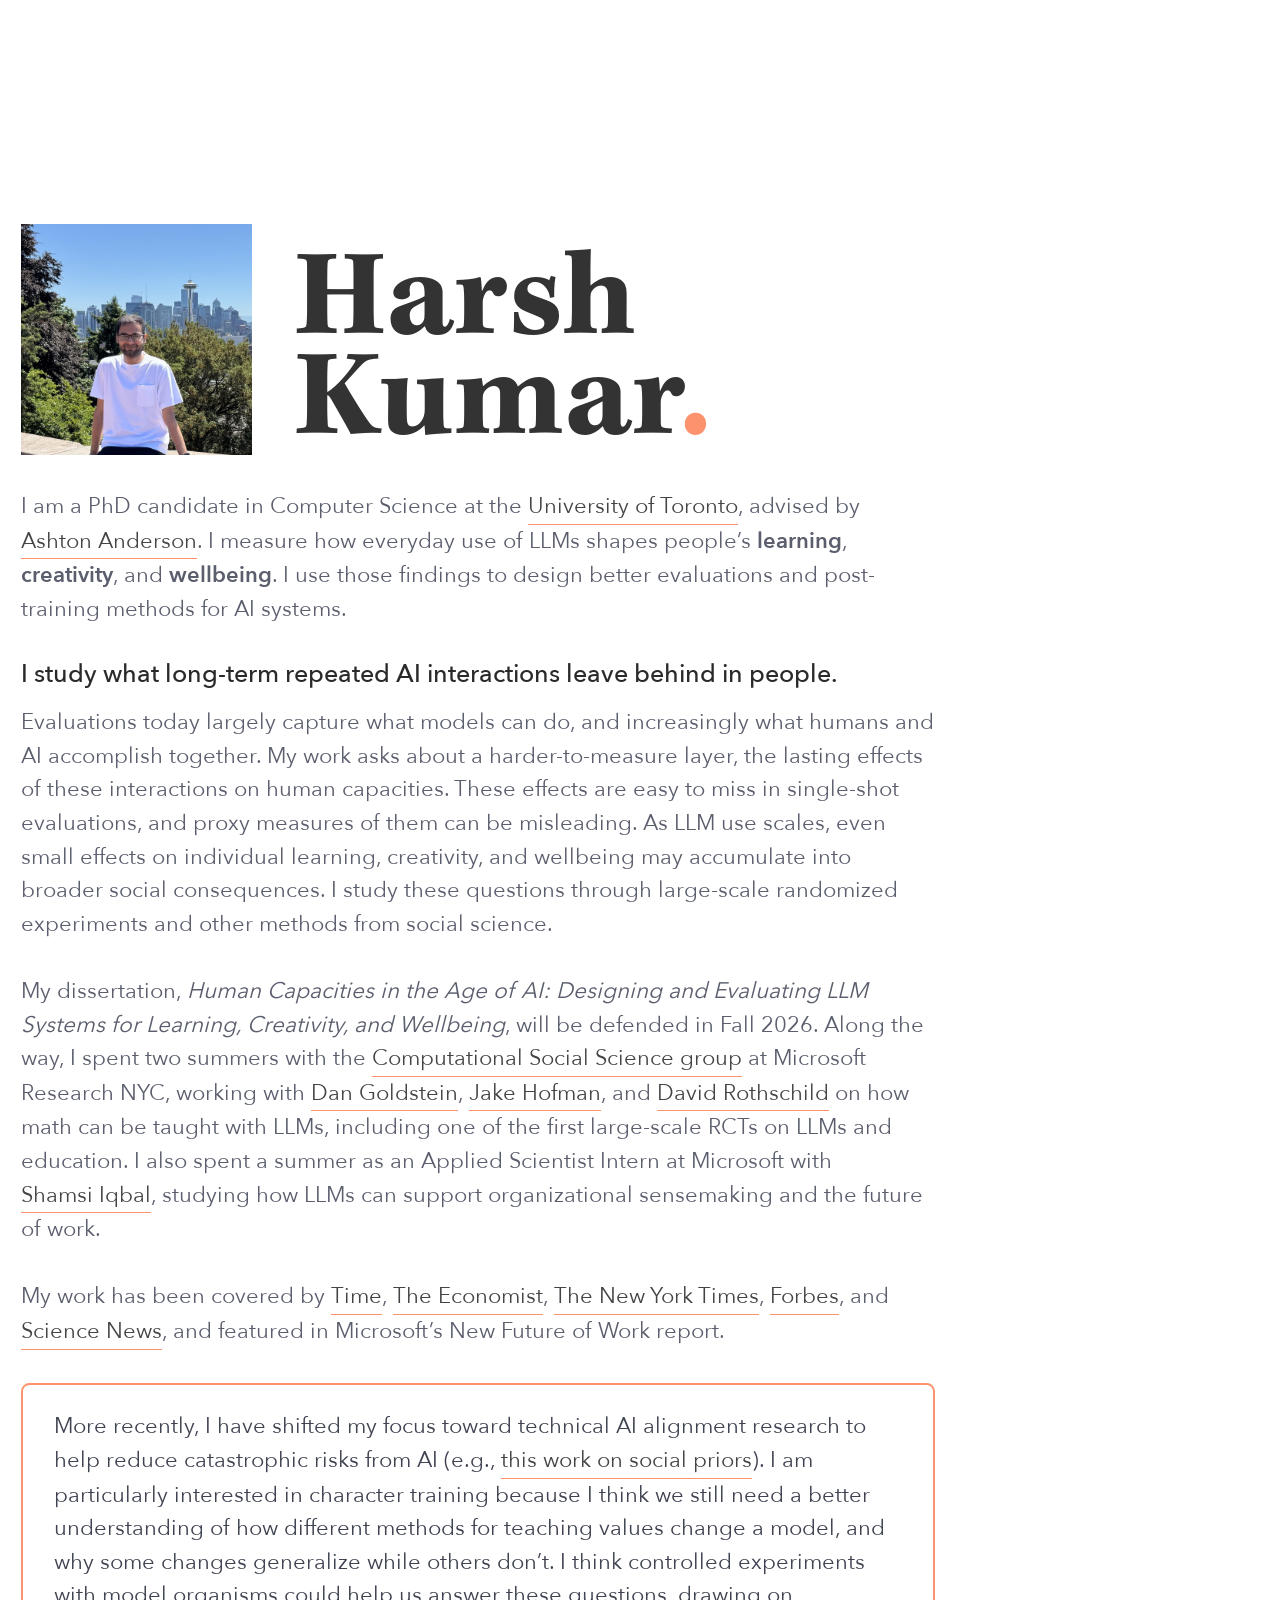
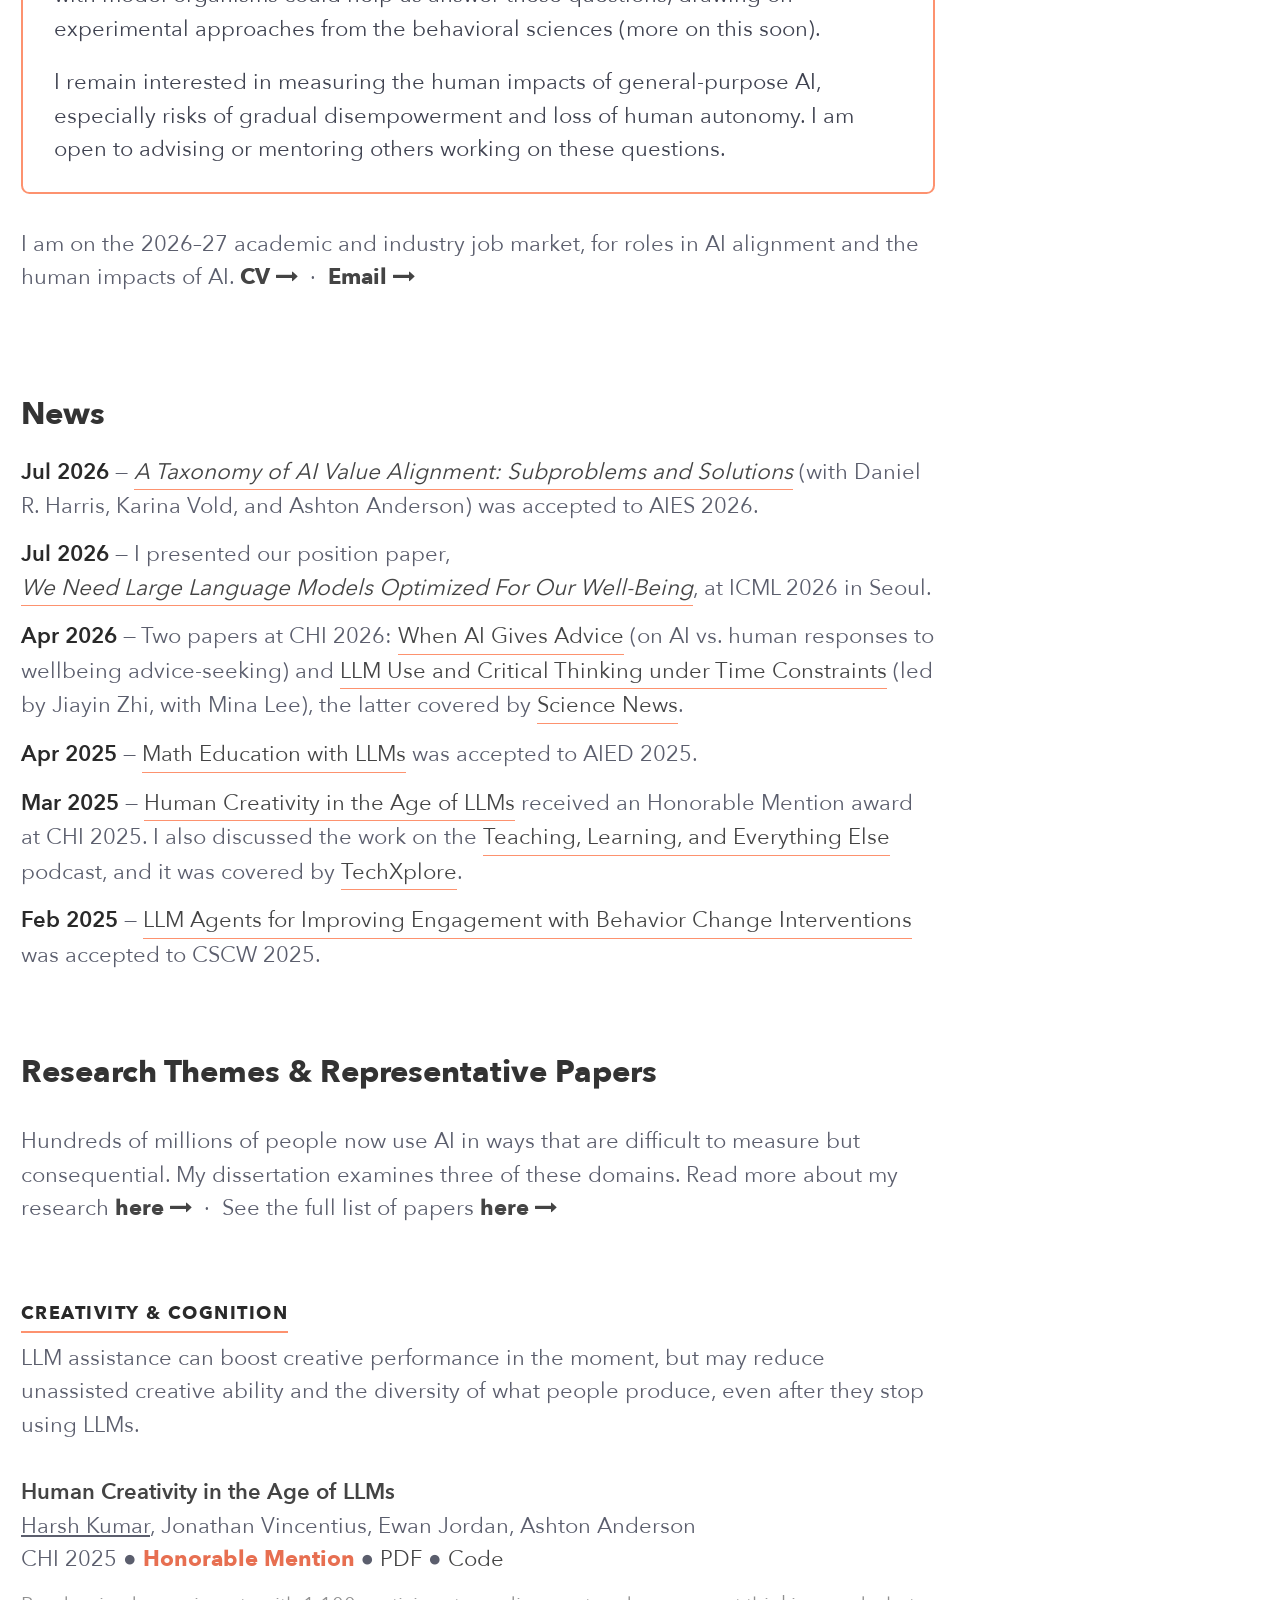
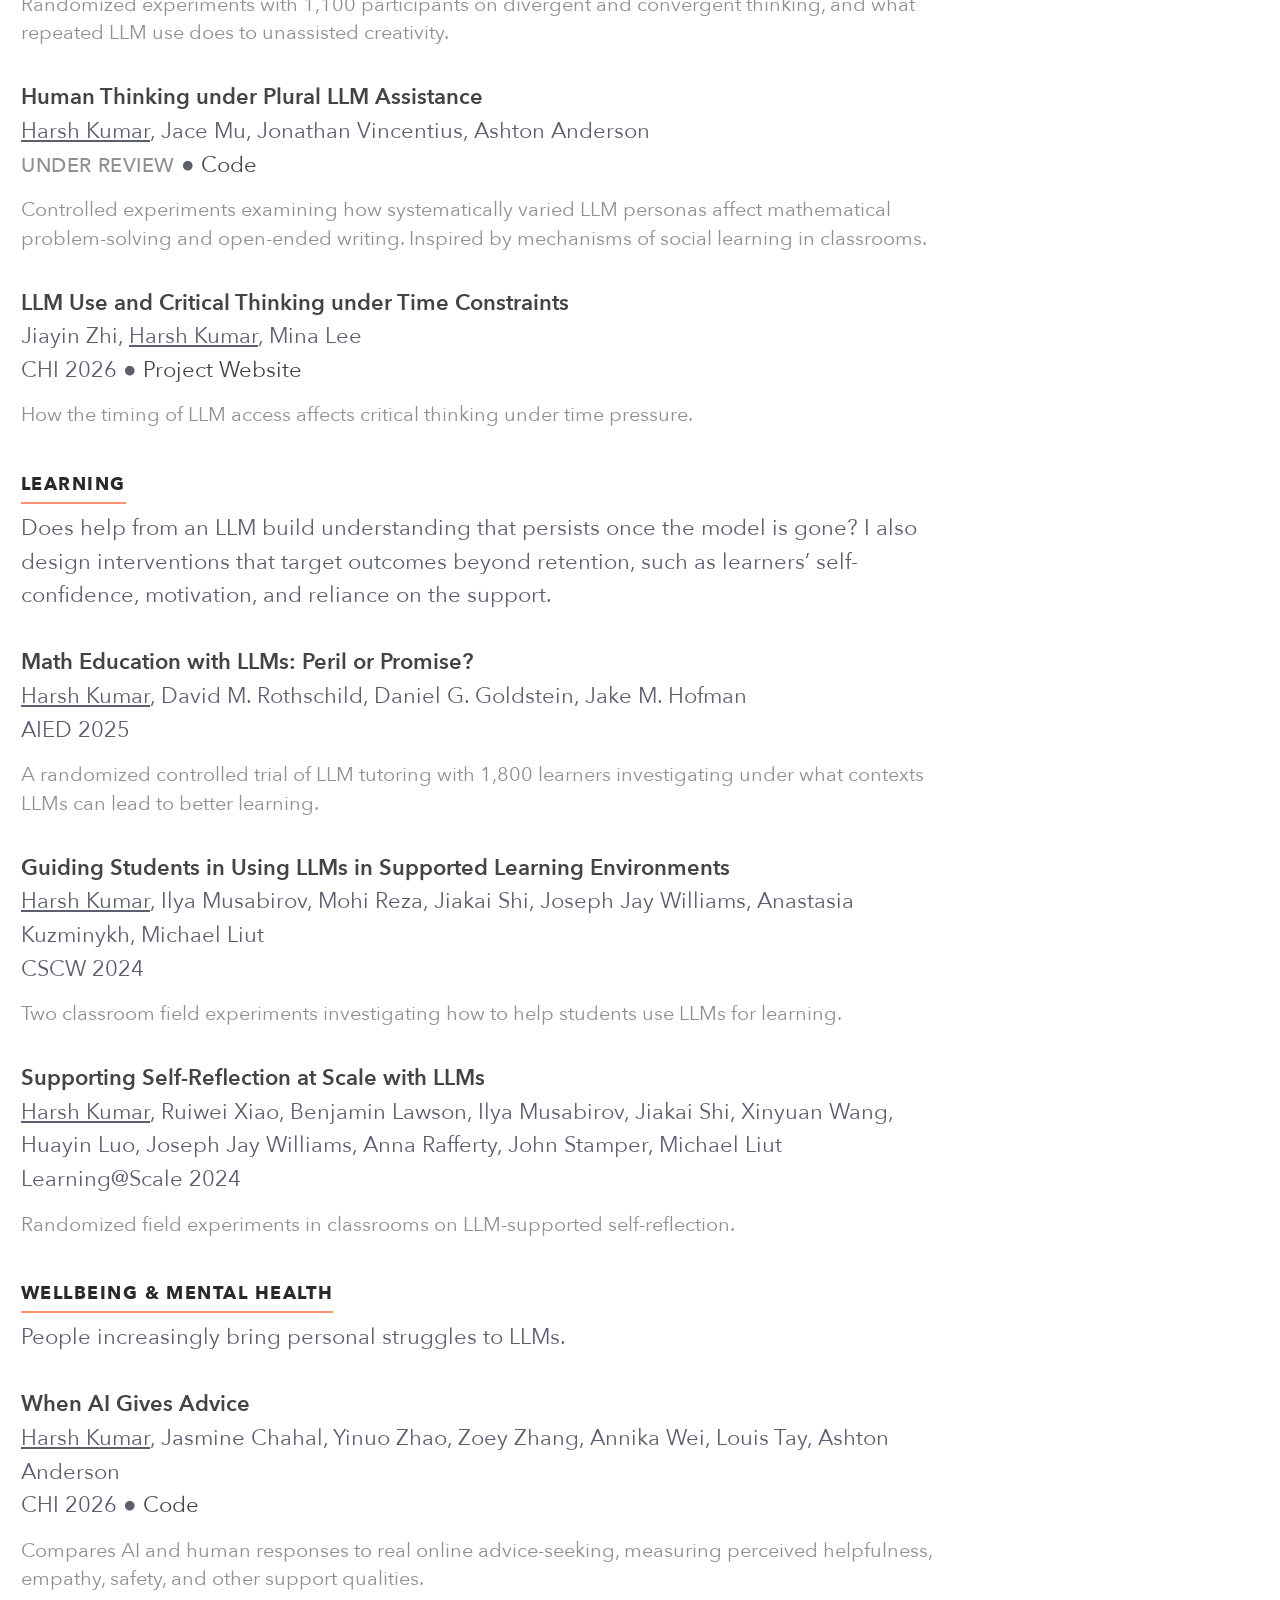
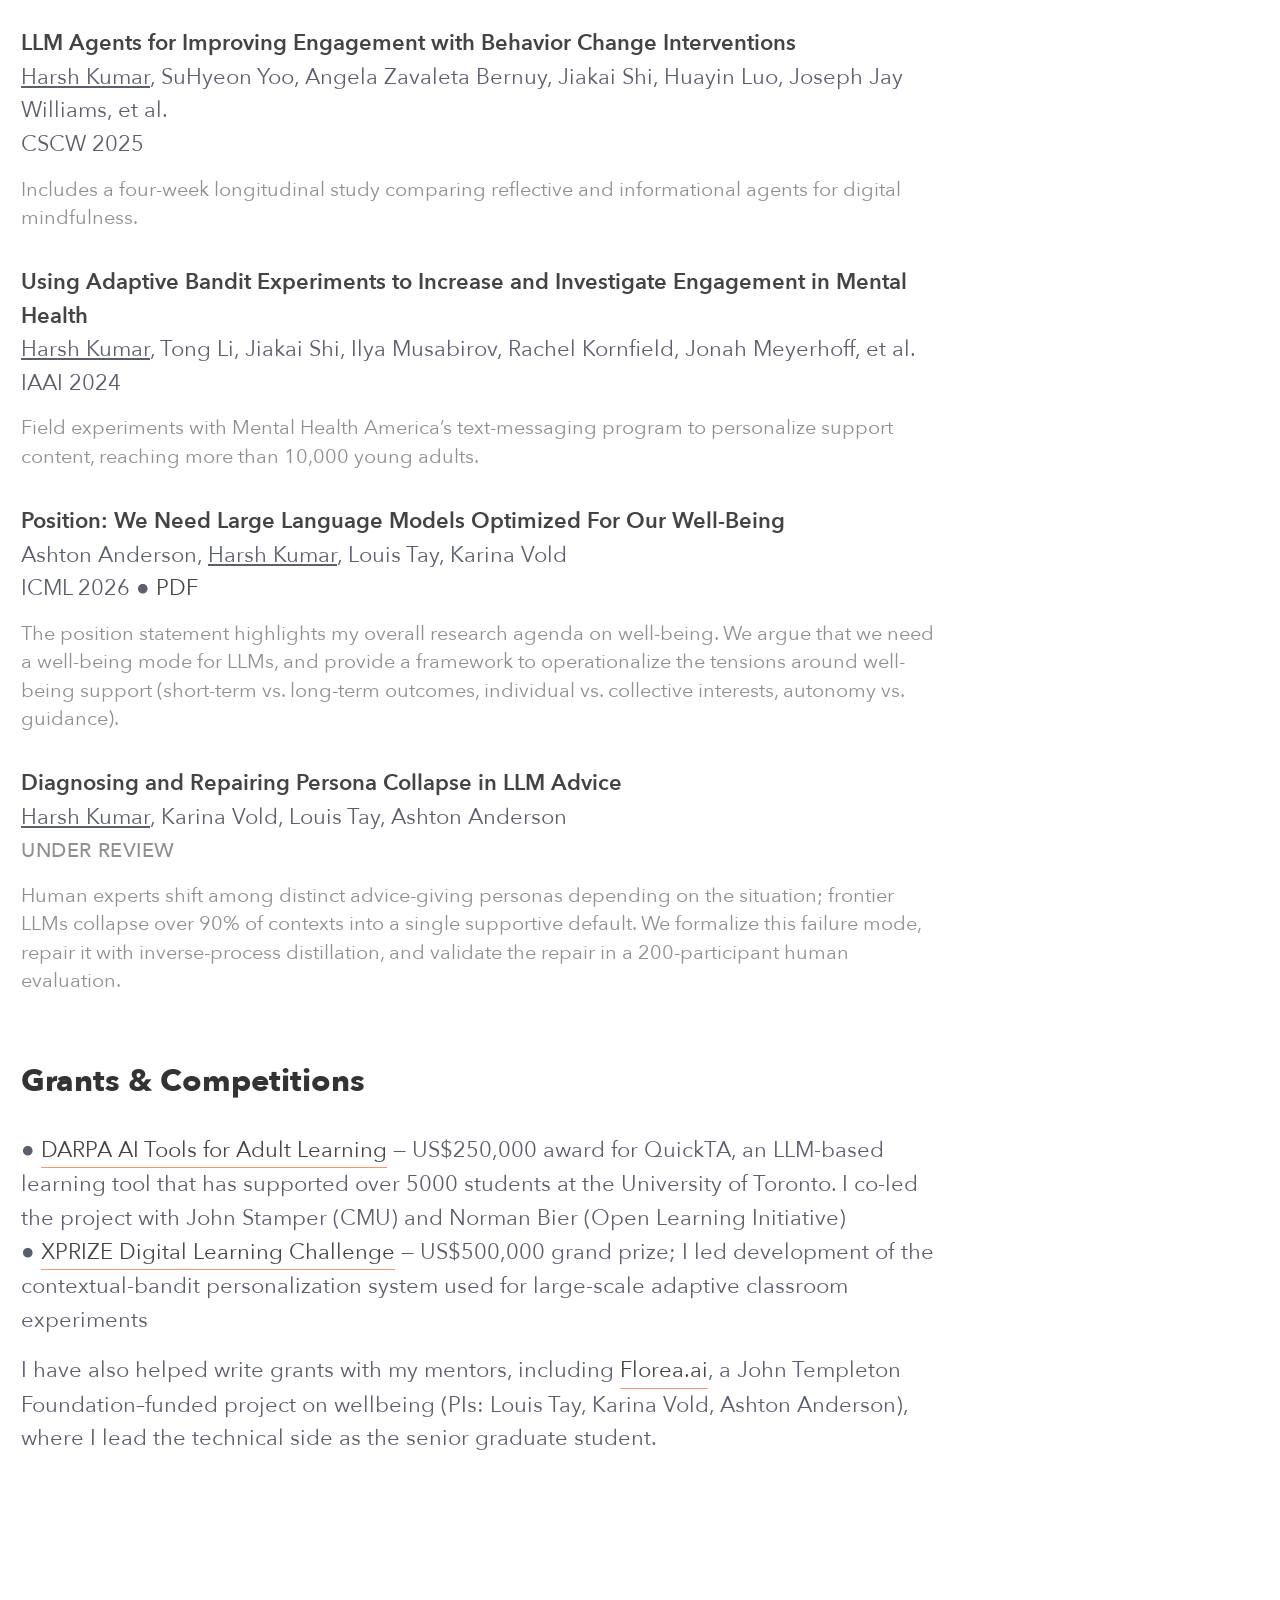
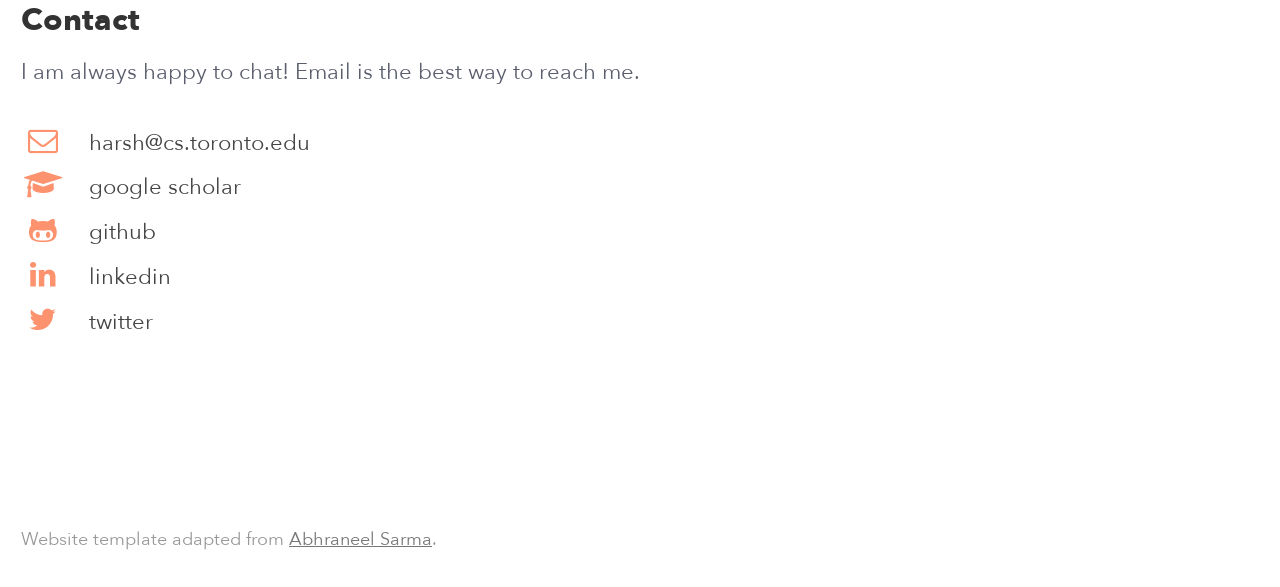
<file: index.html>
<!DOCTYPE html>
<html lang="en">

<head>
	<meta charset="utf-8">
	<meta http-equiv="X-UA-Compatible" content="IE=edge">
	<meta name="viewport" content="width=device-width, initial-scale=1">

	<title>Harsh Kumar</title>
	<meta name="keywords" content="Harsh Kumar, Harsh Kumar Toronto, Harsh Kumar Research, Human-AI Interaction, AI Evaluation, Post-training, Human Capacity, Societal Impacts of LLM Use">
	<meta name="description" content="Harsh Kumar — PhD candidate at the University of Toronto. I study what AI interaction leaves behind in people: its effects on learning, creativity, and wellbeing.">
	<meta name="author" content="Harsh Kumar">

	<!-- Open Graph -->
	<meta property="og:type" content="website">
	<meta property="og:title" content="Harsh Kumar">
	<meta property="og:description" content="I study what AI interaction leaves behind in people — its effects on learning, creativity, and wellbeing — through randomized experiments, evals, and post-training.">
	<meta property="og:url" content="https://harsh-kumar.com/">
	<meta property="og:image" content="https://harsh-kumar.com/img/social-card.png">
	<meta property="og:image:width" content="1200">
	<meta property="og:image:height" content="630">

	<!-- Twitter -->
	<meta name="twitter:card" content="summary_large_image">
	<meta name="twitter:title" content="Harsh Kumar">
	<meta name="twitter:description" content="I study what AI interaction leaves behind in people — its effects on learning, creativity, and wellbeing — through randomized experiments, evals, and post-training.">
	<meta name="twitter:image" content="https://harsh-kumar.com/img/social-card.png">

	<!-- Bootstrap Core CSS -->
	<link href="https://maxcdn.bootstrapcdn.com/bootstrap/3.3.7/css/bootstrap.min.css" rel="stylesheet">

	<!-- Custom CSS -->
	<link href="css/custom.css" rel="stylesheet">

	<!-- Font Awesome -->
	<link href="https://maxcdn.bootstrapcdn.com/font-awesome/4.7.0/css/font-awesome.min.css" rel="stylesheet" type="text/css">

	<!-- Favicon -->
	<link rel="icon" href="img/favicon.svg" type="image/svg+xml">
	<link rel="icon" href="img/favicon-32.png" sizes="32x32" type="image/png">
	<link rel="apple-touch-icon" href="img/apple-touch-icon.png">

	<!-- Google tag (gtag.js) -->
	<script async src="https://www.googletagmanager.com/gtag/js?id=G-C2STP5NL3D"></script>
	<script>
		window.dataLayer = window.dataLayer || [];
		function gtag(){dataLayer.push(arguments);}
		gtag('js', new Date());
		gtag('config', 'G-C2STP5NL3D');
	</script>
</head>

<body id="page-top" class="index">
	<section id="portfolio">
		<div class="container">

			<!-- ======================= HERO ======================= -->
			<div class="row margin-top-xl">
				<div class="col-sm-2">
					<!-- TODO: replace img/profile.jpg with your actual photo -->
					<img class="dp" src="img/profile.jpg" alt="Harsh Kumar">
				</div>
				<div class="col-sm-5">
					<h2 class="title">Harsh<br>Kumar<span style="color: #FD926F">.</span></h2>
				</div>
			</div>

			<div class="row">
				<div class="col-sm-7">
					<div class="info">
						<p class="margin-top-xs intro">
							I am a PhD candidate in Computer Science at the
							<a class="ref-link" href="https://www.utoronto.ca/" target="_blank" rel="noopener">University of Toronto</a>,
							advised by <a class="ref-link" href="https://www.cs.toronto.edu/~ashton/" target="_blank" rel="noopener">Ashton Anderson</a>.
							I measure how everyday use of LLMs shapes people&rsquo;s <b>learning</b>,
							<b>creativity</b>, and <b>wellbeing</b>.
							I use those findings to design better evaluations and post-training methods for AI systems.
						</p>

						<p class="margin-top-xs highlight">I study what long-term repeated AI interactions leave behind in people.</p>

						<p class="margin-top-xs intro">
							Evaluations today largely capture what models can do, and increasingly what humans
							and AI accomplish together. My work asks about a harder-to-measure layer,
							the lasting effects of these interactions on human capacities.
							These effects are easy to miss in single-shot evaluations, and proxy measures of them can be misleading.
							As LLM use scales, even small effects on individual learning, creativity, and wellbeing
							may accumulate into broader social consequences. I study these questions through
							large-scale randomized experiments and other methods from social science.
						</p>

						<p class="margin-top-xs intro">
							My dissertation, <i>Human Capacities in the Age of AI: Designing and Evaluating LLM
							Systems for Learning, Creativity, and Wellbeing</i>, will be defended in Fall 2026.
							Along the way, I spent two summers with the
							<a class="ref-link" href="https://www.microsoft.com/en-us/research/group/computational-social-science/" target="_blank" rel="noopener">Computational Social Science group</a> at Microsoft Research NYC,
							working with <a class="ref-link" href="http://www.dangoldstein.com/" target="_blank" rel="noopener">Dan Goldstein</a>,
							<a class="ref-link" href="http://jakehofman.com/" target="_blank" rel="noopener">Jake Hofman</a>, and
							<a class="ref-link" href="https://researchdmr.com/" target="_blank" rel="noopener">David Rothschild</a> on how math can be
							taught with LLMs, including one of the first large-scale RCTs on LLMs and education. I also spent a
							summer as an Applied Scientist Intern at Microsoft with
							<a class="ref-link" href="https://www.microsoft.com/en-us/research/people/shamsi/" target="_blank" rel="noopener">Shamsi Iqbal</a>,
							studying how LLMs can support organizational sensemaking and the future of work.
						</p>

						<p class="margin-top-xs intro">
							My work has been covered by <a class="ref-link" href="https://time.com/article/2026/04/30/ai-thinking-cognitive-offloading/" target="_blank" rel="noopener">Time</a>,
							<a class="ref-link" href="https://www.economist.com/science-and-technology/2025/07/16/will-ai-make-you-stupid" target="_blank" rel="noopener">The Economist</a>,
							<a class="ref-link" href="https://www.nytimes.com/2025/06/02/opinion/ai-coders-jobs.html" target="_blank" rel="noopener">The New York Times</a>,
							<a class="ref-link" href="https://www.forbes.com/sites/ulrichboser/2024/01/18/now-that-chatgpts-been-introduced-its-time-to-fine-tune-it/" target="_blank" rel="noopener">Forbes</a>, and
							<a class="ref-link" href="https://www.sciencenews.org/article/ai-timing-critical-thinking-study" target="_blank" rel="noopener">Science News</a>, and featured in Microsoft&rsquo;s New Future of Work report.
						</p>

						<div class="focus-box">
							<p class="intro">
								More recently, I have shifted my focus toward technical AI alignment research to help reduce catastrophic risks from AI (e.g., <a class="ref-link" href="https://arxiv.org/abs/2610.16946" target="_blank" rel="noopener">this work on social priors</a>).
								I am particularly interested in character training because I think we still need a better understanding of how different methods for teaching values change a model, and why some changes generalize while others don&rsquo;t.
								I think controlled experiments with model organisms could help us answer these questions, drawing on experimental approaches from the behavioral sciences (more on this soon).
							</p>
							<p class="intro">
								I remain interested in measuring the human impacts of general-purpose AI, especially risks of gradual disempowerment and loss of human autonomy.
								I am open to advising or mentoring others working on these questions.
							</p>
						</div>

						<p class="intro">I am on the 2026&ndash;27 academic and industry job market, for roles in AI alignment and the human impacts of AI.
							<a class="cv" href="about/harsh_kumar_cv.pdf" target="_blank">CV <i class="fa fa-long-arrow-right" aria-hidden="true"></i></a>
							&nbsp;&middot;&nbsp;
							<a class="cv" href="mailto:harsh@cs.toronto.edu">Email <i class="fa fa-long-arrow-right" aria-hidden="true"></i></a></p>
					</div>
				</div>
			</div>

			<!-- ======================= NEWS ======================= -->
			<div class="row">
				<div class="col-sm-7 margin-top-md">
					<div class="projects">
						<h2 class="section-title">News</h2>
						<ul class="news">
							<!-- TODO: confirm dates and links for 2026 items -->
							<li><span class="news-date">Jul 2026</span> &mdash; <a class="ref-link" href="https://philarchive.org/archive/HARATO-30" target="_blank" rel="noopener"><i>A Taxonomy of AI Value Alignment: Subproblems and Solutions</i></a> (with Daniel R. Harris, Karina Vold, and Ashton Anderson) was accepted to AIES 2026.</li>
							<li><span class="news-date">Jul 2026</span> &mdash; I presented our position paper, <a class="ref-link" href="https://icml.cc/virtual/2026/poster/67178" target="_blank" rel="noopener"><i>We Need Large Language Models Optimized For Our Well-Being</i></a>, at ICML 2026 in Seoul.</li>
							<li><span class="news-date">Apr 2026</span> &mdash; Two papers at CHI 2026: <a class="ref-link" href="https://dl.acm.org/doi/10.1145/3772318.3791233" target="_blank" rel="noopener">When AI Gives Advice</a> (on AI vs. human responses to wellbeing advice-seeking) and <a class="ref-link" href="https://dl.acm.org/doi/10.1145/3772318.3791796" target="_blank" rel="noopener">LLM Use and Critical Thinking under Time Constraints</a> (led by Jiayin Zhi, with Mina Lee), the latter covered by <a class="ref-link" href="https://www.sciencenews.org/article/ai-timing-critical-thinking-study" target="_blank" rel="noopener">Science News</a>.</li>
							<li><span class="news-date">Apr 2025</span> &mdash; <a class="ref-link" href="https://aka.ms/llms-for-math" target="_blank" rel="noopener">Math Education with LLMs</a> was accepted to AIED 2025.</li>
							<li><span class="news-date">Mar 2025</span> &mdash; <a class="ref-link" href="https://arxiv.org/abs/2410.03703" target="_blank" rel="noopener">Human Creativity in the Age of LLMs</a> received an Honorable Mention award at CHI 2025. I also discussed the work on the <a class="ref-link" href="https://cat.xula.edu/food/conversation-121/" target="_blank" rel="noopener">Teaching, Learning, and Everything Else</a> podcast, and it was covered by <a class="ref-link" href="https://techxplore.com/news/2024-10-explores-impact-llms-human-creativity.html" target="_blank" rel="noopener">TechXplore</a>.</li>
							<li><span class="news-date">Feb 2025</span> &mdash; <a class="ref-link" href="https://arxiv.org/abs/2407.13067" target="_blank" rel="noopener">LLM Agents for Improving Engagement with Behavior Change Interventions</a> was accepted to CSCW 2025.</li>
						</ul>
					</div>
				</div>
			</div>

			<!-- ======================= RESEARCH ======================= -->
			<div class="row">
				<div class="col-sm-7 margin-top-md">
					<div class="projects">
						<h2 class="section-title">Research Themes &amp; Representative Papers</h2>
						<p class="margin-top-sm intro">
							Hundreds of millions of people now use AI in ways that are difficult to measure but
							consequential.
							My dissertation examines three of these domains.
							Read more about my research <a class="cv" href="research.html">here <i class="fa fa-long-arrow-right" aria-hidden="true"></i></a>
							&nbsp;&middot;&nbsp; See the full list of papers <a class="cv" href="papers.html">here <i class="fa fa-long-arrow-right" aria-hidden="true"></i></a>
						</p>

						<h4 class="thread-title">Creativity &amp; Cognition</h4>
						<p class="intro" style="margin-top: 0px;">
							LLM assistance can boost creative performance in the moment, but may reduce
							unassisted creative ability and the diversity of what people produce, even after they stop using LLMs.
						</p>

						<p class="margin-top-sm">
							<span class="paper-title"><a href="https://dl.acm.org/doi/10.1145/3706598.3714198" target="_blank">Human Creativity in the Age of LLMs</a></span><br>
							<span class="authors"><span class="self">Harsh Kumar</span>, Jonathan Vincentius, Ewan Jordan, Ashton Anderson</span><br>
							<span class="venue">CHI 2025 &#x25CF; <span class="paper-award">Honorable Mention</span> &#x25CF; <a href="https://arxiv.org/abs/2410.03703" target="_blank">PDF</a> &#x25CF; <a href="https://github.com/harsh-kumar9/human-creativity-llm" target="_blank">Code</a></span>
						</p>
						<p class="annotation">Randomized experiments with 1,100 participants on divergent and convergent thinking, and what repeated LLM use does to unassisted creativity.</p>

						<p class="margin-top-sm">
							<span class="paper-title"><a href="https://arxiv.org/abs/2604.02677" target="_blank">Human Thinking under Plural LLM Assistance</a></span><br>
							<span class="authors"><span class="self">Harsh Kumar</span>, Jace Mu, Jonathan Vincentius, Ashton Anderson</span><br>
							<span class="venue"><span class="paper-type">under review</span> &#x25CF; <a href="https://github.com/harsh-kumar9/social-learning-llm-agents" target="_blank">Code</a></span>
						</p>
						<p class="annotation">Controlled experiments examining how systematically varied LLM personas affect mathematical problem-solving and open-ended writing. Inspired by mechanisms of social learning in classrooms.</p>

						<p class="margin-top-sm">
							<span class="paper-title"><a href="https://dl.acm.org/doi/10.1145/3772318.3791796" target="_blank">LLM Use and Critical Thinking under Time Constraints</a></span><br>
							<span class="authors">Jiayin Zhi, <span class="self">Harsh Kumar</span>, Mina Lee</span><br>
							<span class="venue">CHI 2026 &#x25CF; <a href="https://criticalthinking-ai.app/" target="_blank">Project Website</a></span>
						</p>
						<p class="annotation">How the timing of LLM access affects critical thinking under time pressure.</p>

						<h4 class="thread-title">Learning</h4>
						<p class="intro" style="margin-top: 0px;">
							Does help from an LLM build understanding that persists once the model is gone?
							I also design interventions that target outcomes beyond retention, such as
							learners&rsquo; self-confidence, motivation, and reliance on the support.
						</p>

						<p class="margin-top-sm">
							<span class="paper-title"><a href="https://aka.ms/llms-for-math" target="_blank">Math Education with LLMs: Peril or Promise?</a></span><br>
							<span class="authors"><span class="self">Harsh Kumar</span>, David M. Rothschild, Daniel G. Goldstein, Jake M. Hofman</span><br>
							<span class="venue">AIED 2025</span>
						</p>
						<p class="annotation">A randomized controlled trial of LLM tutoring with 1,800 learners investigating under what contexts LLMs can lead to better learning.</p>

						<p class="margin-top-sm">
							<span class="paper-title"><a href="https://arxiv.org/abs/2310.13712" target="_blank">Guiding Students in Using LLMs in Supported Learning Environments</a></span><br>
							<span class="authors"><span class="self">Harsh Kumar</span>, Ilya Musabirov, Mohi Reza, Jiakai Shi, Joseph Jay Williams, Anastasia Kuzminykh, Michael Liut</span><br>
							<span class="venue">CSCW 2024</span>
						</p>
						<p class="annotation">Two classroom field experiments investigating how to help students use LLMs for learning.</p>

						<p class="margin-top-sm">
							<span class="paper-title"><a href="https://arxiv.org/abs/2406.07571" target="_blank">Supporting Self-Reflection at Scale with LLMs</a></span><br>
							<span class="authors"><span class="self">Harsh Kumar</span>, Ruiwei Xiao, Benjamin Lawson, Ilya Musabirov, Jiakai Shi, Xinyuan Wang, Huayin Luo, Joseph Jay Williams, Anna Rafferty, John Stamper, Michael Liut</span><br>
							<span class="venue">Learning@Scale 2024</span>
						</p>
						<p class="annotation">Randomized field experiments in classrooms on LLM-supported self-reflection.</p>

						<h4 class="thread-title">Wellbeing &amp; Mental Health</h4>
						<p class="intro" style="margin-top: 0px;">
							People increasingly bring personal struggles to LLMs.
						</p>

						<p class="margin-top-sm">
							<span class="paper-title"><a href="https://dl.acm.org/doi/10.1145/3772318.3791233" target="_blank">When AI Gives Advice</a></span><br>
							<span class="authors"><span class="self">Harsh Kumar</span>, Jasmine Chahal, Yinuo Zhao, Zoey Zhang, Annika Wei, Louis Tay, Ashton Anderson</span><br>
							<span class="venue">CHI 2026 &#x25CF; <a href="https://github.com/harsh-kumar9/human-vs-ai-advice" target="_blank">Code</a></span>
						</p>
						<p class="annotation">Compares AI and human responses to real online advice-seeking, measuring perceived helpfulness, empathy, safety, and other support qualities.</p>

						<p class="margin-top-sm">
							<span class="paper-title"><a href="https://arxiv.org/abs/2407.13067" target="_blank">LLM Agents for Improving Engagement with Behavior Change Interventions</a></span><br>
							<span class="authors"><span class="self">Harsh Kumar</span>, SuHyeon Yoo, Angela Zavaleta Bernuy, Jiakai Shi, Huayin Luo, Joseph Jay Williams, et al.</span><br>
							<span class="venue">CSCW 2025</span>
						</p>
						<p class="annotation">Includes a four-week longitudinal study comparing reflective and informational agents for digital mindfulness.</p>

						<p class="margin-top-sm">
							<span class="paper-title"><a href="https://arxiv.org/abs/2310.18326" target="_blank">Using Adaptive Bandit Experiments to Increase and Investigate Engagement in Mental Health</a></span><br>
							<span class="authors"><span class="self">Harsh Kumar</span>, Tong Li, Jiakai Shi, Ilya Musabirov, Rachel Kornfield, Jonah Meyerhoff, et al.</span><br>
							<span class="venue">IAAI 2024</span>
						</p>
						<p class="annotation">Field experiments with Mental Health America&rsquo;s text-messaging program to personalize support content, reaching more than 10,000 young adults.</p>

						<p class="margin-top-sm">
							<span class="paper-title"><a href="https://icml.cc/virtual/2026/poster/67178" target="_blank">Position: We Need Large Language Models Optimized For Our Well-Being</a></span><br>
							<span class="authors">Ashton Anderson, <span class="self">Harsh Kumar</span>, Louis Tay, Karina Vold</span><br>
							<span class="venue">ICML 2026 &#x25CF; <a href="https://openreview.net/pdf?id=LCsPkh2Ins" target="_blank">PDF</a></span>
						</p>
						<p class="annotation">The position statement highlights my overall research agenda on well-being. We argue that we need a well-being mode for LLMs, and provide a framework to operationalize the tensions around well-being support (short-term vs. long-term outcomes, individual vs. collective interests, autonomy vs. guidance).</p>

						<p class="margin-top-sm">
							<span class="paper-title"><a href="https://arxiv.org/abs/2607.08326" target="_blank">Diagnosing and Repairing Persona Collapse in LLM Advice</a></span><br>
							<span class="authors"><span class="self">Harsh Kumar</span>, Karina Vold, Louis Tay, Ashton Anderson</span><br>
							<span class="venue"><span class="paper-type">under review</span></span>
						</p>
						<p class="annotation">Human experts shift among distinct advice-giving personas depending on the situation; frontier LLMs collapse over 90% of contexts into a single supportive default. We formalize this failure mode, repair it with inverse-process distillation, and validate the repair in a 200-participant human evaluation.</p>
					</div>
				</div>
			</div>

			<!-- ======================= AWARDS ======================= -->
			<div class="row">
				<div class="col-sm-7 margin-top-md">
					<div class="projects">
						<h2 class="section-title">Grants &amp; Competitions</h2>
						<p class="intro margin-top-sm" style="margin-bottom: 0px;">
							&#x25CF; <a class="ref-link" href="https://tools-competition.org/winner/quickta/" target="_blank" rel="noopener">DARPA AI Tools for Adult Learning</a> &mdash; US$250,000 award for QuickTA, an LLM-based learning tool that has supported over 5000 students at the University of Toronto. I co-led the project with John Stamper (CMU) and Norman Bier (Open Learning Initiative)<br>
							&#x25CF; <a class="ref-link" href="https://www.utoronto.ca/celebrates/u-t-computer-scientists-team-wins-xprize-digital-learning-challenge" target="_blank" rel="noopener">XPRIZE Digital Learning Challenge</a> &mdash; US$500,000 grand prize; I led development of the contextual-bandit personalization system used for large-scale adaptive classroom experiments
						</p>
						<p class="intro margin-top-xs">
							I have also helped write grants with my mentors, including
							<a class="ref-link" href="https://florea.ai/" target="_blank" rel="noopener">Florea.ai</a>, a John Templeton
							Foundation&ndash;funded project on wellbeing (PIs: Louis Tay, Karina Vold, Ashton
							Anderson), where I lead the technical side as the senior graduate student.
						</p>
					</div>
				</div>
			</div>

			<!-- ======================= CONTACT ======================= -->
			<div class="row">
				<div class="col-sm-7 margin-top-lg">
					<div class="projects">
						<h2 class="section-title">Contact</h2>
						<p class="intro margin-top-xs">I am always happy to chat! Email is the best way to reach me.</p>
					</div>
					<div class="margin-top-xs margin-btm-lg">
						<span class="links">
							<i class="fa fa-envelope-o fa-lg tiny social-icons email-icon"></i>
							<a class="contact-text" href="mailto:harsh@cs.toronto.edu">harsh@cs.toronto.edu</a>
						</span> <br>
						<span class="links">
							<i class="fa fa-graduation-cap fa-lg tiny social-icons email-icon"></i>
							<a href="https://scholar.google.com/citations?user=KUSuA4UAAAAJ&hl=en" class="contact-text" target="_blank" rel="noopener">google scholar</a>
						</span> <br>
						<span class="links">
							<i class="fa fa-github-alt fa-lg tiny social-icons email-icon"></i>
							<a href="https://github.com/harsh-kumar9" class="contact-text" target="_blank" rel="noopener">github</a>
						</span> <br>
						<span class="links">
							<i class="fa fa-linkedin fa-lg tiny social-icons email-icon"></i>
							<a href="https://www.linkedin.com/in/harsh-kumar-45795a173/" class="contact-text" target="_blank" rel="noopener">linkedin</a>
						</span> <br>
						<span class="links">
							<i class="fa fa-twitter fa-lg tiny social-icons email-icon"></i>
							<a href="https://twitter.com/1harsh_kumar" class="contact-text" target="_blank" rel="noopener">twitter</a>
						</span>
					</div>
				</div>
			</div>

			<div class="row">
				<div class="col-sm-7">
					<p class="template-credit">Website template adapted from <a href="https://github.com/abhsarma/abhsarma.github.io" target="_blank">Abhraneel Sarma</a>.</p>
				</div>
			</div>

		</div>
	</section>
</body>
</html>
</file>
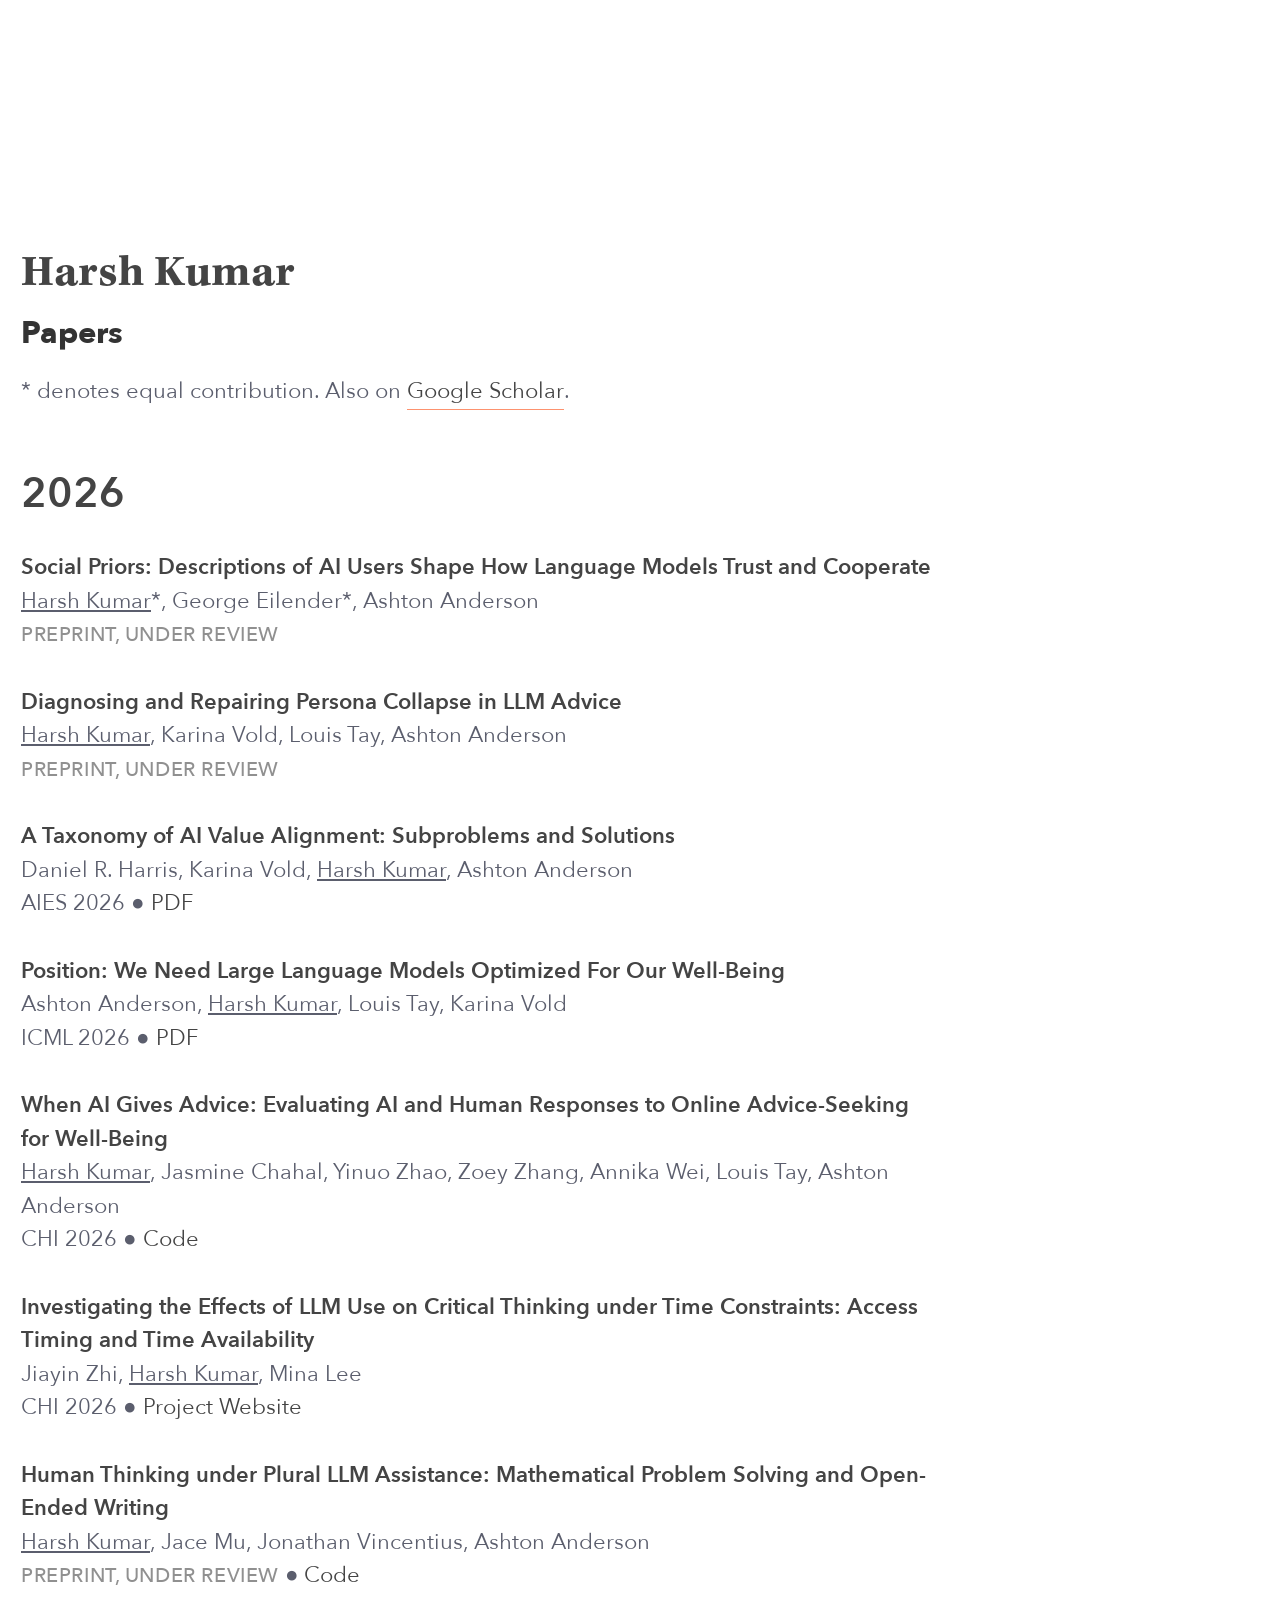
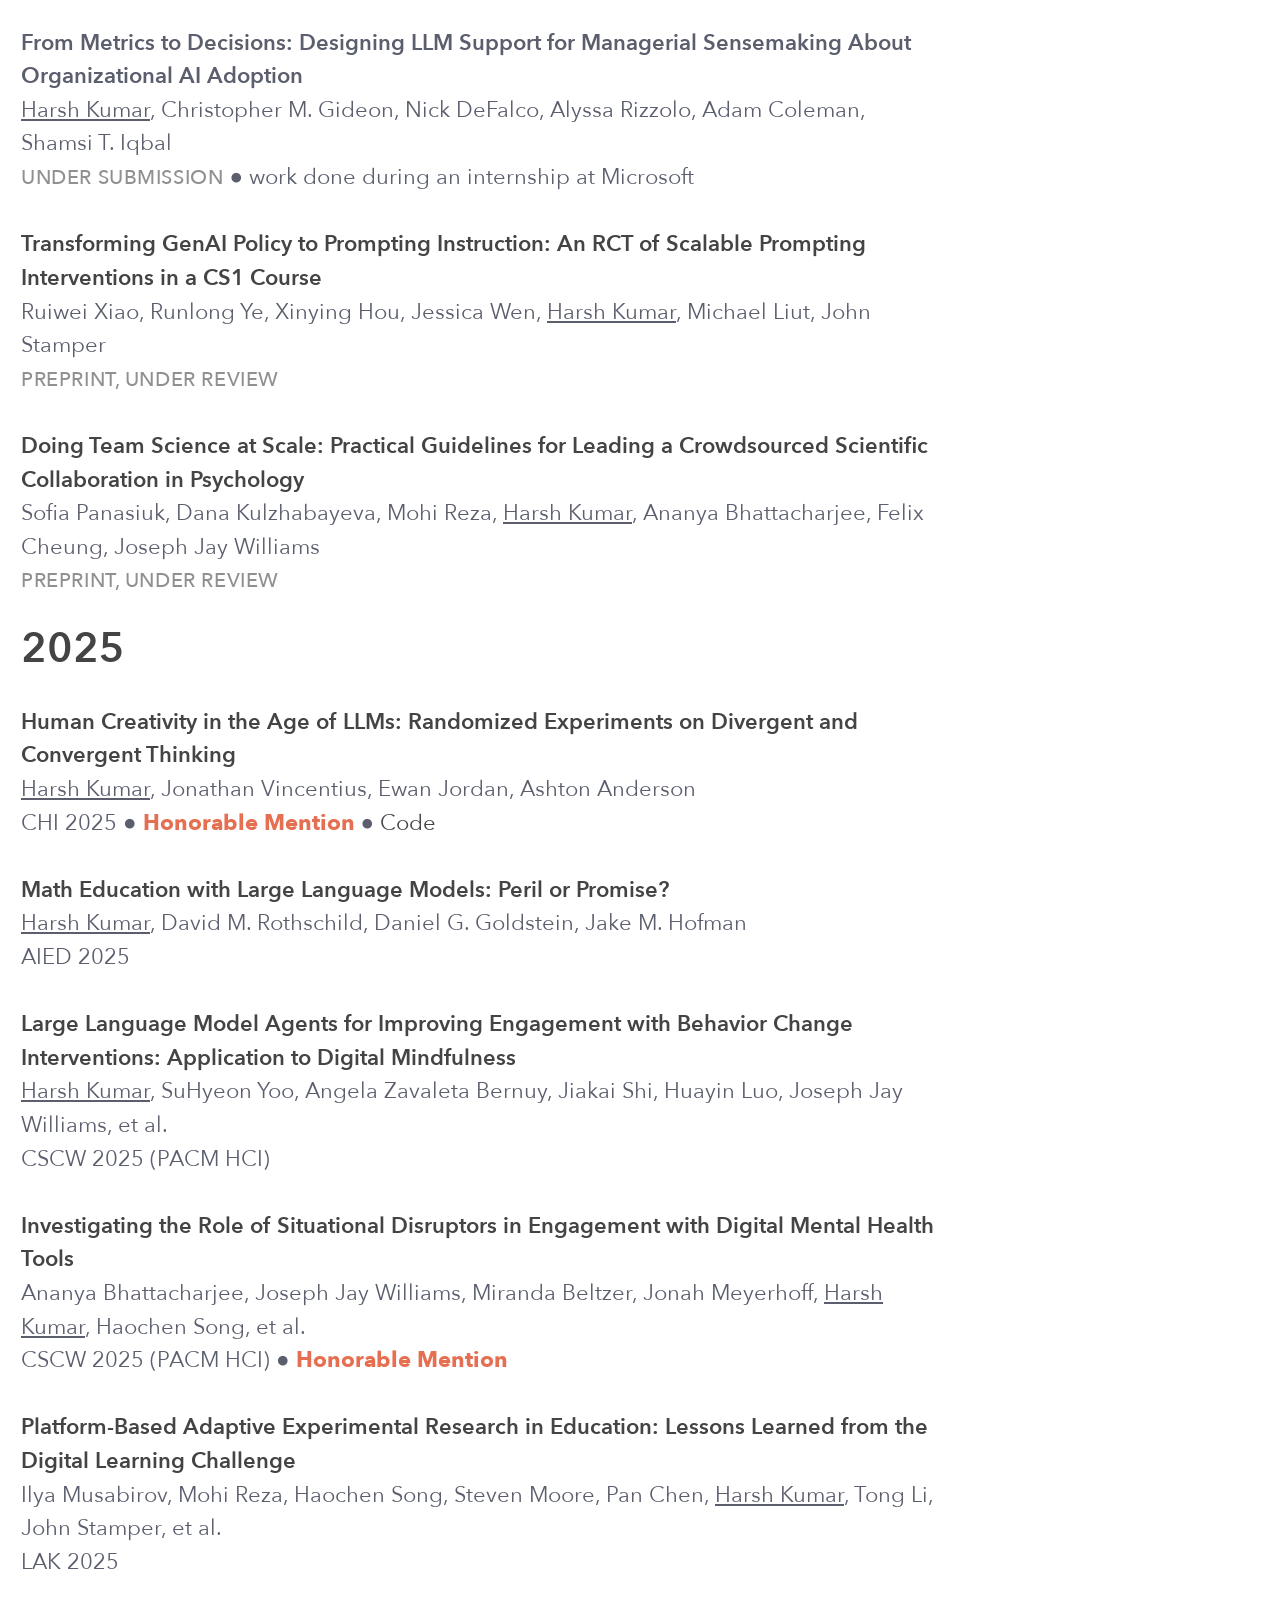
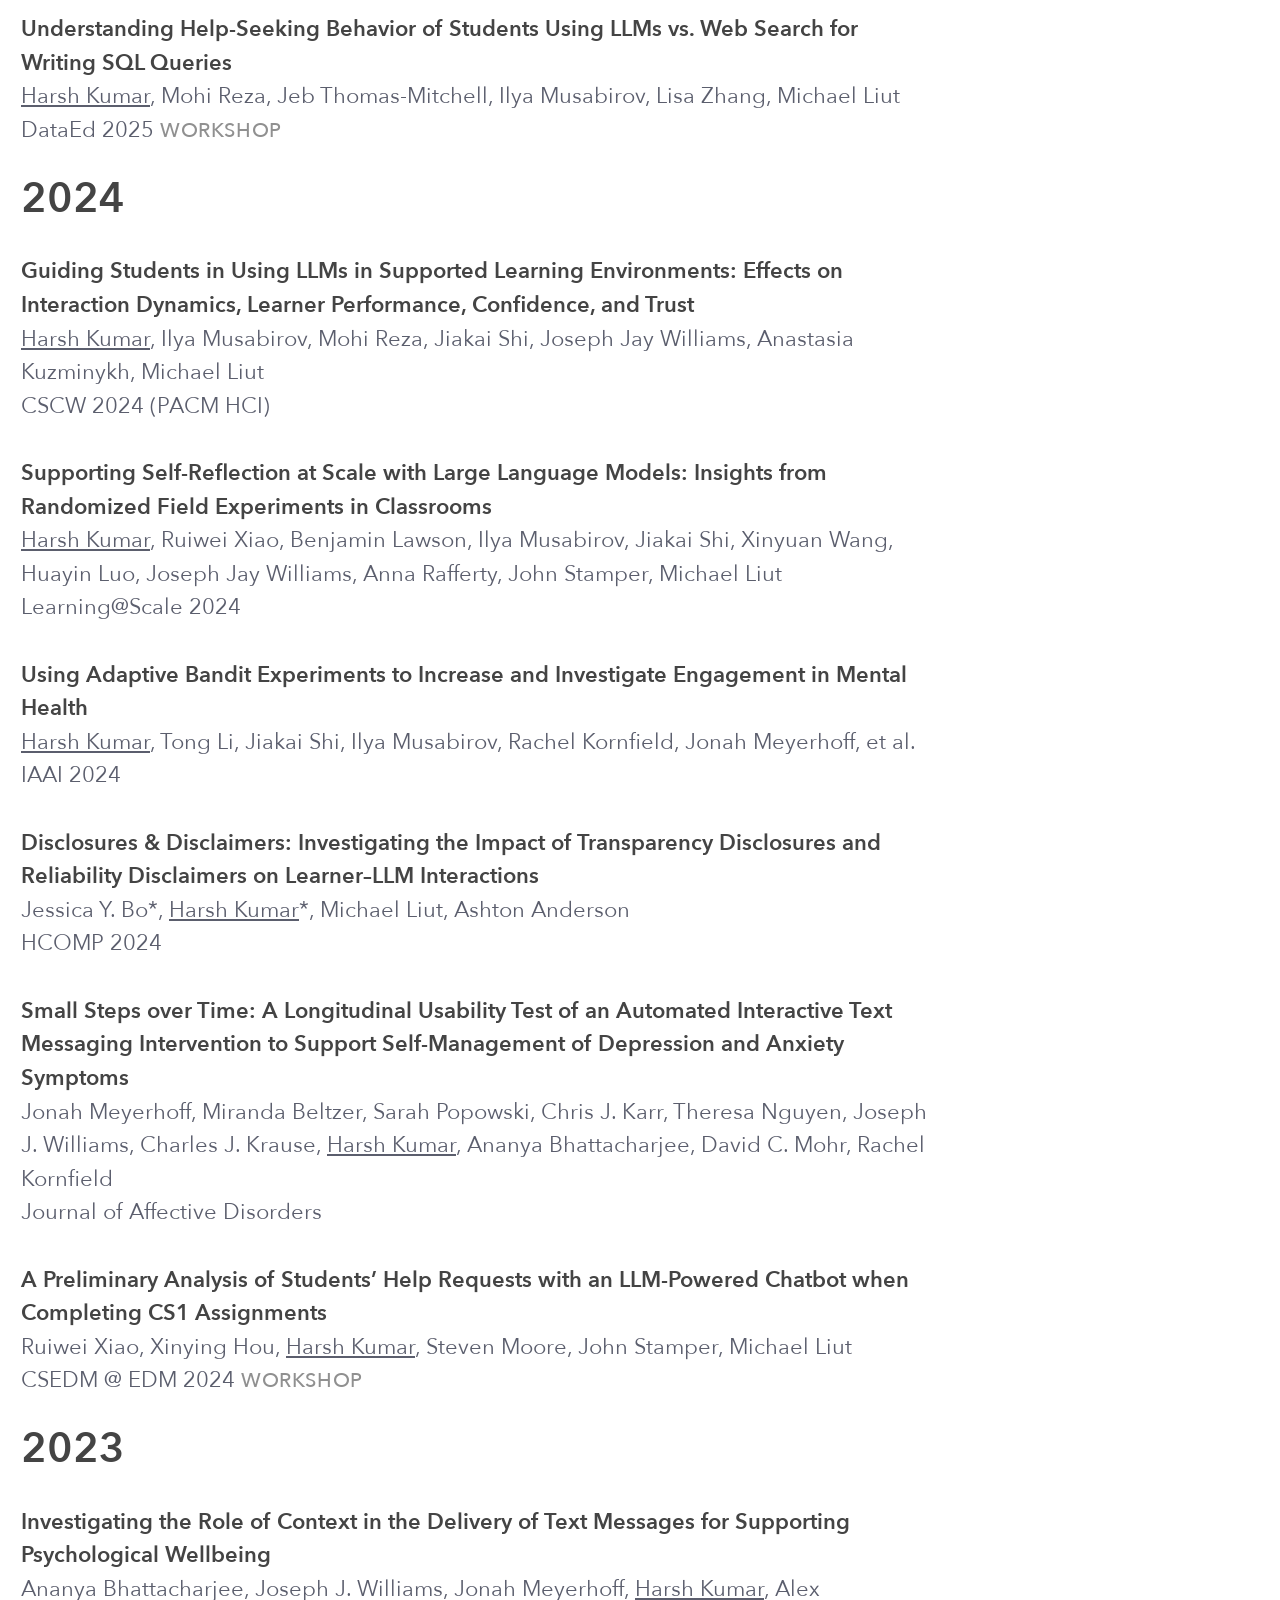
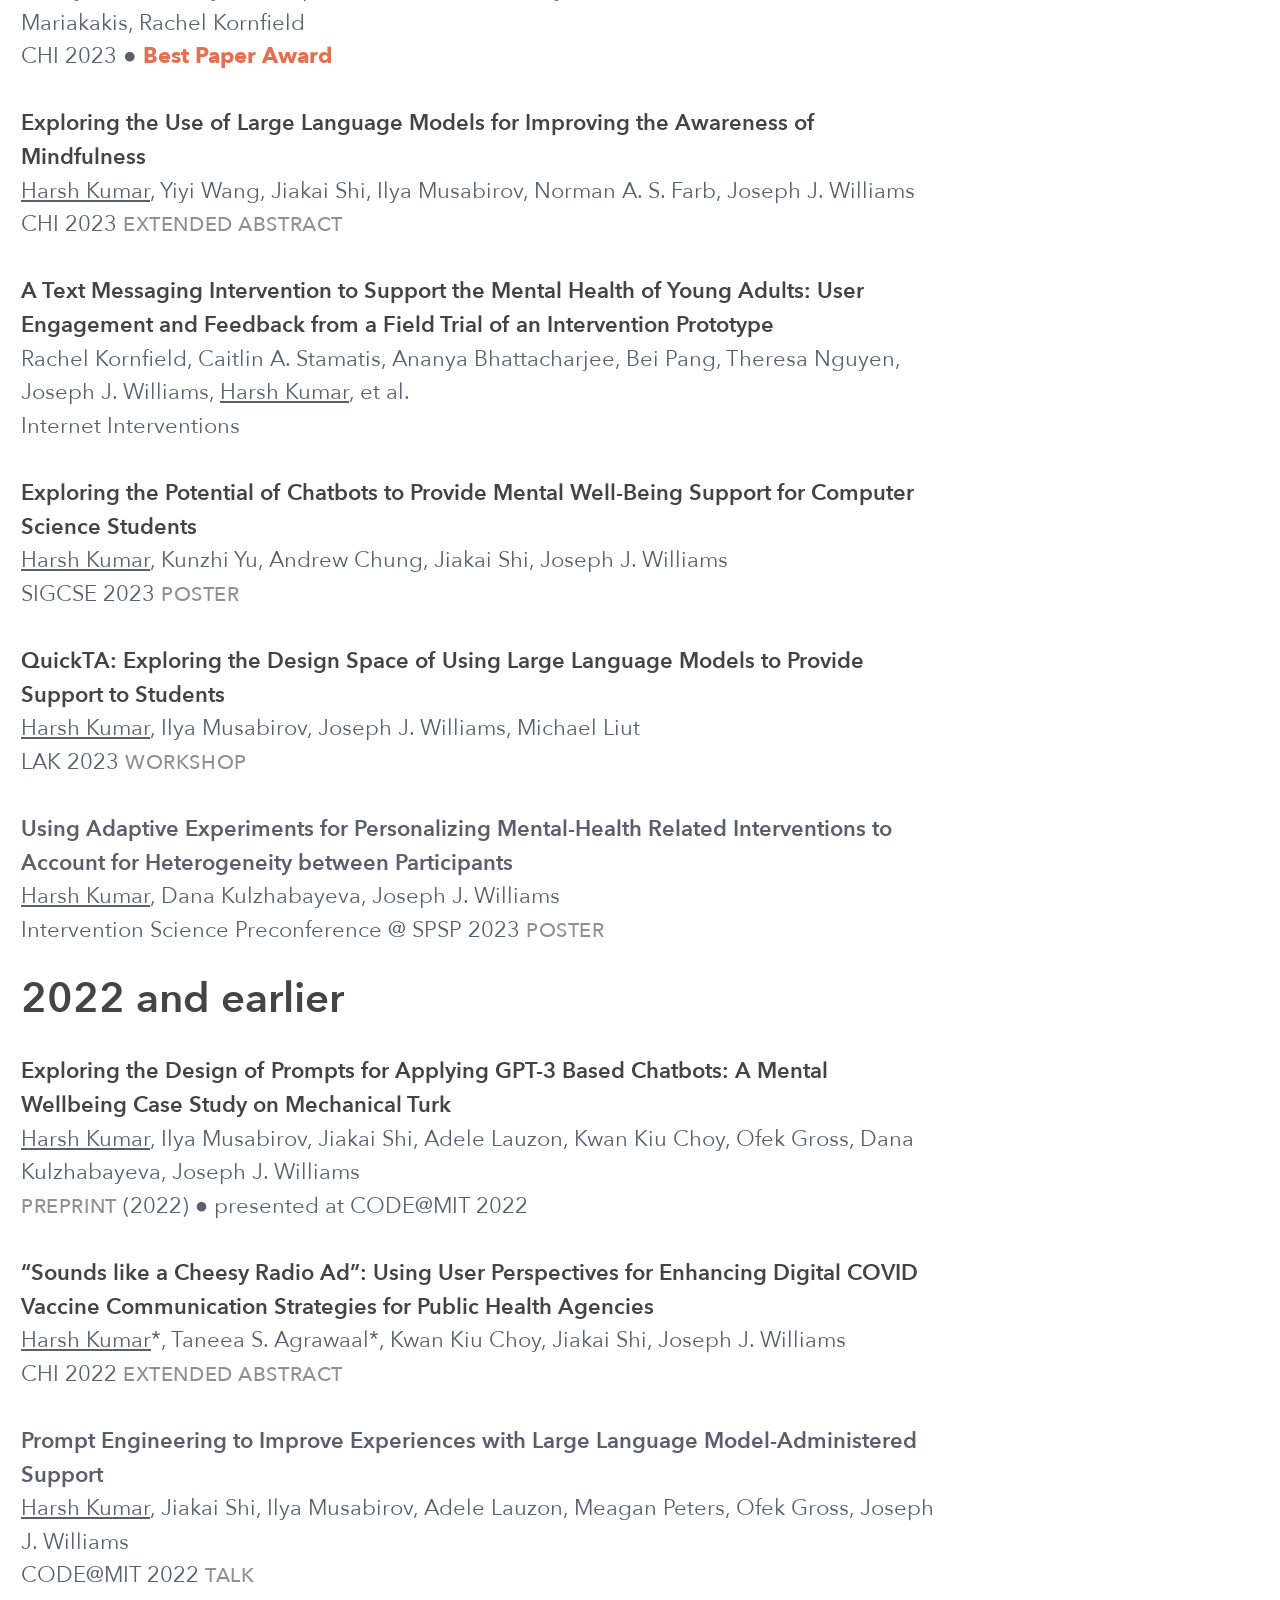
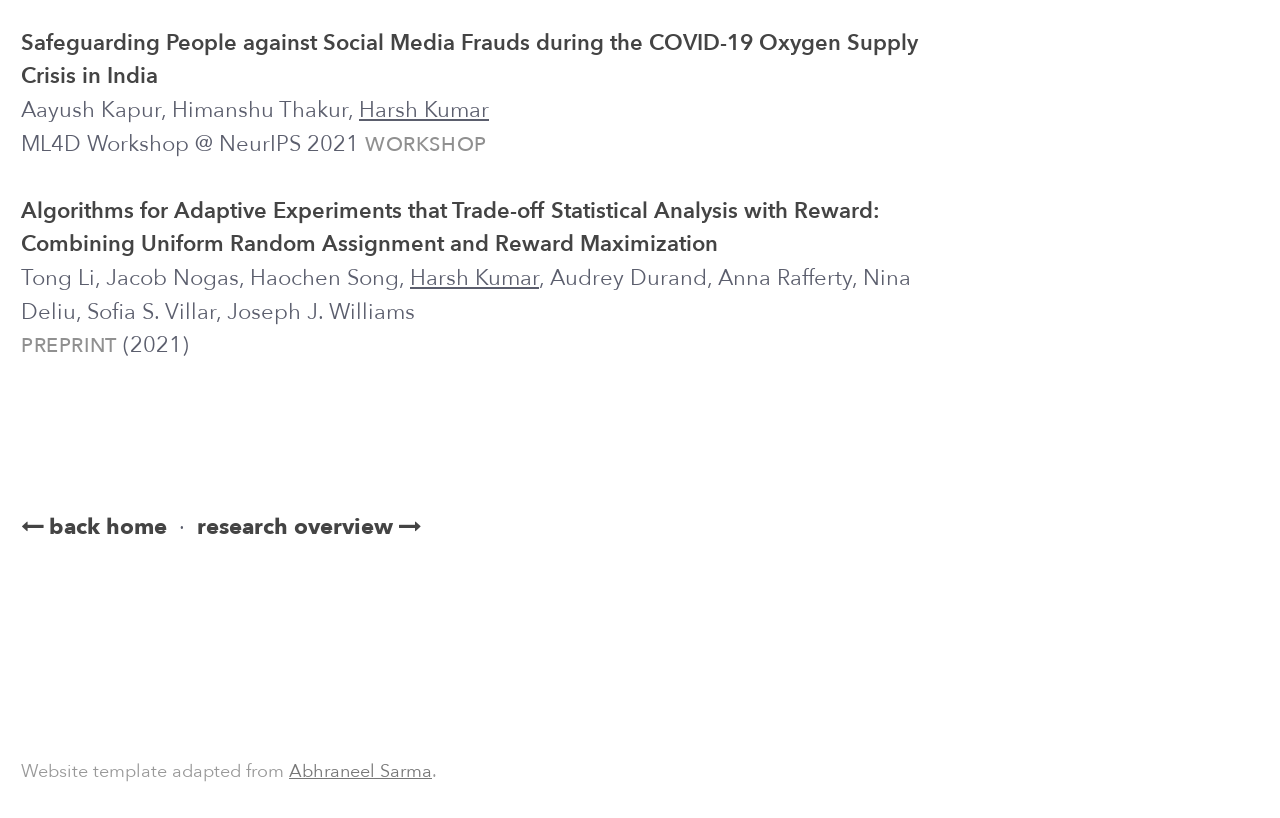
<file: papers.html>
<!DOCTYPE html>
<html lang="en">

<head>
	<meta charset="utf-8">
	<meta http-equiv="X-UA-Compatible" content="IE=edge">
	<meta name="viewport" content="width=device-width, initial-scale=1">

	<title>Papers // Harsh Kumar</title>
	<meta name="description" content="Publications by Harsh Kumar">
	<meta name="author" content="Harsh Kumar">

	<!-- Open Graph -->
	<meta property="og:type" content="website">
	<meta property="og:title" content="Papers // Harsh Kumar">
	<meta property="og:description" content="Publications by Harsh Kumar on how AI use shapes learning, creativity, and wellbeing.">
	<meta property="og:url" content="https://harsh-kumar.com/papers.html">
	<meta property="og:image" content="https://harsh-kumar.com/img/social-card.png">
	<meta property="og:image:width" content="1200">
	<meta property="og:image:height" content="630">

	<!-- Twitter -->
	<meta name="twitter:card" content="summary_large_image">
	<meta name="twitter:title" content="Papers // Harsh Kumar">
	<meta name="twitter:description" content="Publications by Harsh Kumar on how AI use shapes learning, creativity, and wellbeing.">
	<meta name="twitter:image" content="https://harsh-kumar.com/img/social-card.png">

	<link href="https://maxcdn.bootstrapcdn.com/bootstrap/3.3.7/css/bootstrap.min.css" rel="stylesheet">
	<link href="css/custom.css" rel="stylesheet">
	<link href="https://maxcdn.bootstrapcdn.com/font-awesome/4.7.0/css/font-awesome.min.css" rel="stylesheet" type="text/css">

	<!-- Favicon -->
	<link rel="icon" href="img/favicon.svg" type="image/svg+xml">
	<link rel="icon" href="img/favicon-32.png" sizes="32x32" type="image/png">
	<link rel="apple-touch-icon" href="img/apple-touch-icon.png">

	<!-- Google tag (gtag.js) -->
	<script async src="https://www.googletagmanager.com/gtag/js?id=G-C2STP5NL3D"></script>
	<script>
		window.dataLayer = window.dataLayer || [];
		function gtag(){dataLayer.push(arguments);}
		gtag('js', new Date());
		gtag('config', 'G-C2STP5NL3D');
	</script>
</head>

<body id="page-top" class="index">
	<section id="portfolio">
		<div class="container">

			<div class="row margin-top-xl">
				<div class="col-sm-7">
					<h1><a class="page-header" href="index.html">Harsh Kumar</a></h1>
					<h2 class="section-title">Papers</h2>
					<p class="intro">&#42; denotes equal contribution. Also on <a class="ref-link" href="https://scholar.google.com/citations?user=KUSuA4UAAAAJ&hl=en" target="_blank" rel="noopener">Google Scholar</a>.</p>
				</div>
			</div>

			<div class="row">
				<div class="col-sm-7">
					<div class="projects">

						<h3 class="year-header">2026</h3>

						<p class="margin-top-sm">
							<span class="paper-title"><a href="https://arxiv.org/abs/2610.16946" target="_blank">Social Priors: Descriptions of AI Users Shape How Language Models Trust and Cooperate</a></span><br>
							<span class="authors"><span class="self">Harsh Kumar</span>&#42;, George Eilender&#42;, Ashton Anderson</span><br>
							<span class="venue"><span class="paper-type">preprint, under review</span></span>
						</p>

						<p class="margin-top-sm">
							<span class="paper-title"><a href="https://arxiv.org/abs/2607.08326" target="_blank">Diagnosing and Repairing Persona Collapse in LLM Advice</a></span><br>
							<span class="authors"><span class="self">Harsh Kumar</span>, Karina Vold, Louis Tay, Ashton Anderson</span><br>
							<span class="venue"><span class="paper-type">preprint, under review</span></span>
						</p>

						<p class="margin-top-sm">
							<span class="paper-title"><a href="https://philarchive.org/archive/HARATO-30" target="_blank">A Taxonomy of AI Value Alignment: Subproblems and Solutions</a></span><br>
							<span class="authors">Daniel R. Harris, Karina Vold, <span class="self">Harsh Kumar</span>, Ashton Anderson</span><br>
							<span class="venue">AIES 2026 &#x25CF; <a href="https://philarchive.org/archive/HARATO-30" target="_blank">PDF</a></span>
						</p>

						<p class="margin-top-sm">
							<span class="paper-title"><a href="https://icml.cc/virtual/2026/poster/67178" target="_blank">Position: We Need Large Language Models Optimized For Our Well-Being</a></span><br>
							<span class="authors">Ashton Anderson, <span class="self">Harsh Kumar</span>, Louis Tay, Karina Vold</span><br>
							<span class="venue">ICML 2026 &#x25CF; <a href="https://openreview.net/pdf?id=LCsPkh2Ins" target="_blank">PDF</a></span>
						</p>

						<p class="margin-top-sm">
							<span class="paper-title"><a href="https://dl.acm.org/doi/10.1145/3772318.3791233" target="_blank">When AI Gives Advice: Evaluating AI and Human Responses to Online Advice-Seeking for Well-Being</a></span><br>
							<span class="authors"><span class="self">Harsh Kumar</span>, Jasmine Chahal, Yinuo Zhao, Zoey Zhang, Annika Wei, Louis Tay, Ashton Anderson</span><br>
							<span class="venue">CHI 2026 &#x25CF; <a href="https://github.com/harsh-kumar9/human-vs-ai-advice" target="_blank">Code</a></span>
						</p>

						<p class="margin-top-sm">
							<span class="paper-title"><a href="https://dl.acm.org/doi/10.1145/3772318.3791796" target="_blank">Investigating the Effects of LLM Use on Critical Thinking under Time Constraints: Access Timing and Time Availability</a></span><br>
							<span class="authors">Jiayin Zhi, <span class="self">Harsh Kumar</span>, Mina Lee</span><br>
							<span class="venue">CHI 2026 &#x25CF; <a href="https://criticalthinking-ai.app/" target="_blank">Project Website</a></span>
						</p>

						<p class="margin-top-sm">
							<span class="paper-title"><a href="https://arxiv.org/abs/2604.02677" target="_blank">Human Thinking under Plural LLM Assistance: Mathematical Problem Solving and Open-Ended Writing</a></span><br>
							<span class="authors"><span class="self">Harsh Kumar</span>, Jace Mu, Jonathan Vincentius, Ashton Anderson</span><br>
							<span class="venue"><span class="paper-type">preprint, under review</span> &#x25CF; <a href="https://github.com/harsh-kumar9/social-learning-llm-agents" target="_blank">Code</a></span>
						</p>

						<p class="margin-top-sm">
							<span class="paper-title">From Metrics to Decisions: Designing LLM Support for Managerial Sensemaking About Organizational AI Adoption</span><br>
							<span class="authors"><span class="self">Harsh Kumar</span>, Christopher M. Gideon, Nick DeFalco, Alyssa Rizzolo, Adam Coleman, Shamsi T. Iqbal</span><br>
							<span class="venue"><span class="paper-type">under submission</span> &#x25CF; work done during an internship at Microsoft</span>
						</p>

						<p class="margin-top-sm">
							<span class="paper-title"><a href="https://arxiv.org/abs/2602.16033" target="_blank">Transforming GenAI Policy to Prompting Instruction: An RCT of Scalable Prompting Interventions in a CS1 Course</a></span><br>
							<span class="authors">Ruiwei Xiao, Runlong Ye, Xinying Hou, Jessica Wen, <span class="self">Harsh Kumar</span>, Michael Liut, John Stamper</span><br>
							<span class="venue"><span class="paper-type">preprint, under review</span></span>
						</p>

						<p class="margin-top-sm">
							<span class="paper-title"><a href="https://osf.io/preprints/psyarxiv/q7g95" target="_blank">Doing Team Science at Scale: Practical Guidelines for Leading a Crowdsourced Scientific Collaboration in Psychology</a></span><br>
							<span class="authors">Sofia Panasiuk, Dana Kulzhabayeva, Mohi Reza, <span class="self">Harsh Kumar</span>, Ananya Bhattacharjee, Felix Cheung, Joseph Jay Williams</span><br>
							<span class="venue"><span class="paper-type">preprint, under review</span></span>
						</p>

						<h3 class="year-header">2025</h3>

						<p class="margin-top-sm">
							<span class="paper-title"><a href="https://arxiv.org/abs/2410.03703" target="_blank">Human Creativity in the Age of LLMs: Randomized Experiments on Divergent and Convergent Thinking</a></span><br>
							<span class="authors"><span class="self">Harsh Kumar</span>, Jonathan Vincentius, Ewan Jordan, Ashton Anderson</span><br>
							<span class="venue">CHI 2025 &#x25CF; <span class="paper-award">Honorable Mention</span> &#x25CF; <a href="https://github.com/harsh-kumar9/human-creativity-llm" target="_blank">Code</a></span>
						</p>

						<p class="margin-top-sm">
							<span class="paper-title"><a href="https://aka.ms/llms-for-math" target="_blank">Math Education with Large Language Models: Peril or Promise?</a></span><br>
							<span class="authors"><span class="self">Harsh Kumar</span>, David M. Rothschild, Daniel G. Goldstein, Jake M. Hofman</span><br>
							<span class="venue">AIED 2025</span>
						</p>

						<p class="margin-top-sm">
							<span class="paper-title"><a href="https://arxiv.org/abs/2407.13067" target="_blank">Large Language Model Agents for Improving Engagement with Behavior Change Interventions: Application to Digital Mindfulness</a></span><br>
							<span class="authors"><span class="self">Harsh Kumar</span>, SuHyeon Yoo, Angela Zavaleta Bernuy, Jiakai Shi, Huayin Luo, Joseph Jay Williams, et al.</span><br>
							<span class="venue">CSCW 2025 (PACM HCI)</span>
						</p>

						<p class="margin-top-sm">
							<span class="paper-title"><a href="https://dl.acm.org/doi/abs/10.1145/3757487" target="_blank">Investigating the Role of Situational Disruptors in Engagement with Digital Mental Health Tools</a></span><br>
							<span class="authors">Ananya Bhattacharjee, Joseph Jay Williams, Miranda Beltzer, Jonah Meyerhoff, <span class="self">Harsh Kumar</span>, Haochen Song, et al.</span><br>
							<span class="venue">CSCW 2025 (PACM HCI) &#x25CF; <span class="paper-award">Honorable Mention</span></span>
						</p>

						<p class="margin-top-sm">
							<span class="paper-title"><a href="https://dl.acm.org/doi/full/10.1145/3706468.3706471" target="_blank">Platform-Based Adaptive Experimental Research in Education: Lessons Learned from the Digital Learning Challenge</a></span><br>
							<span class="authors">Ilya Musabirov, Mohi Reza, Haochen Song, Steven Moore, Pan Chen, <span class="self">Harsh Kumar</span>, Tong Li, John Stamper, et al.</span><br>
							<span class="venue">LAK 2025</span>
						</p>

						<p class="margin-top-sm">
							<span class="paper-title"><a href="https://dl.acm.org/doi/full/10.1145/3735091.3737569" target="_blank">Understanding Help-Seeking Behavior of Students Using LLMs vs. Web Search for Writing SQL Queries</a></span><br>
							<span class="authors"><span class="self">Harsh Kumar</span>, Mohi Reza, Jeb Thomas-Mitchell, Ilya Musabirov, Lisa Zhang, Michael Liut</span><br>
							<span class="venue">DataEd 2025 <span class="paper-type">workshop</span></span>
						</p>

						<h3 class="year-header">2024</h3>

						<p class="margin-top-sm">
							<span class="paper-title"><a href="https://arxiv.org/abs/2310.13712" target="_blank">Guiding Students in Using LLMs in Supported Learning Environments: Effects on Interaction Dynamics, Learner Performance, Confidence, and Trust</a></span><br>
							<span class="authors"><span class="self">Harsh Kumar</span>, Ilya Musabirov, Mohi Reza, Jiakai Shi, Joseph Jay Williams, Anastasia Kuzminykh, Michael Liut</span><br>
							<span class="venue">CSCW 2024 (PACM HCI)</span>
						</p>

						<p class="margin-top-sm">
							<span class="paper-title"><a href="https://arxiv.org/abs/2406.07571" target="_blank">Supporting Self-Reflection at Scale with Large Language Models: Insights from Randomized Field Experiments in Classrooms</a></span><br>
							<span class="authors"><span class="self">Harsh Kumar</span>, Ruiwei Xiao, Benjamin Lawson, Ilya Musabirov, Jiakai Shi, Xinyuan Wang, Huayin Luo, Joseph Jay Williams, Anna Rafferty, John Stamper, Michael Liut</span><br>
							<span class="venue">Learning@Scale 2024</span>
						</p>

						<p class="margin-top-sm">
							<span class="paper-title"><a href="https://arxiv.org/abs/2310.18326" target="_blank">Using Adaptive Bandit Experiments to Increase and Investigate Engagement in Mental Health</a></span><br>
							<span class="authors"><span class="self">Harsh Kumar</span>, Tong Li, Jiakai Shi, Ilya Musabirov, Rachel Kornfield, Jonah Meyerhoff, et al.</span><br>
							<span class="venue">IAAI 2024</span>
						</p>

						<p class="margin-top-sm">
							<span class="paper-title"><a href="https://ojs.aaai.org/index.php/HCOMP/article/view/31597" target="_blank">Disclosures &amp; Disclaimers: Investigating the Impact of Transparency Disclosures and Reliability Disclaimers on Learner&ndash;LLM Interactions</a></span><br>
							<span class="authors">Jessica Y. Bo&#42;, <span class="self">Harsh Kumar</span>&#42;, Michael Liut, Ashton Anderson</span><br>
							<span class="venue">HCOMP 2024</span>
						</p>

						<p class="margin-top-sm">
							<span class="paper-title"><a href="https://doi.org/10.1016/j.jad.2023.10.119" target="_blank">Small Steps over Time: A Longitudinal Usability Test of an Automated Interactive Text Messaging Intervention to Support Self-Management of Depression and Anxiety Symptoms</a></span><br>
							<span class="authors">Jonah Meyerhoff, Miranda Beltzer, Sarah Popowski, Chris J. Karr, Theresa Nguyen, Joseph J. Williams, Charles J. Krause, <span class="self">Harsh Kumar</span>, Ananya Bhattacharjee, David C. Mohr, Rachel Kornfield</span><br>
							<span class="venue">Journal of Affective Disorders</span>
						</p>

						<p class="margin-top-sm">
							<span class="paper-title"><a href="https://ceur-ws.org/Vol-3796/CSEDM-24_paper_0046.pdf" target="_blank">A Preliminary Analysis of Students&rsquo; Help Requests with an LLM-Powered Chatbot when Completing CS1 Assignments</a></span><br>
							<span class="authors">Ruiwei Xiao, Xinying Hou, <span class="self">Harsh Kumar</span>, Steven Moore, John Stamper, Michael Liut</span><br>
							<span class="venue">CSEDM @ EDM 2024 <span class="paper-type">workshop</span></span>
						</p>

						<h3 class="year-header">2023</h3>

						<p class="margin-top-sm">
							<span class="paper-title"><a href="https://dl.acm.org/doi/abs/10.1145/3544548.3580774" target="_blank">Investigating the Role of Context in the Delivery of Text Messages for Supporting Psychological Wellbeing</a></span><br>
							<span class="authors">Ananya Bhattacharjee, Joseph J. Williams, Jonah Meyerhoff, <span class="self">Harsh Kumar</span>, Alex Mariakakis, Rachel Kornfield</span><br>
							<span class="venue">CHI 2023 &#x25CF; <span class="paper-award">Best Paper Award</span></span>
						</p>

						<p class="margin-top-sm">
							<span class="paper-title"><a href="https://dl.acm.org/doi/abs/10.1145/3544549.3585614" target="_blank">Exploring the Use of Large Language Models for Improving the Awareness of Mindfulness</a></span><br>
							<span class="authors"><span class="self">Harsh Kumar</span>, Yiyi Wang, Jiakai Shi, Ilya Musabirov, Norman A. S. Farb, Joseph J. Williams</span><br>
							<span class="venue">CHI 2023 <span class="paper-type">extended abstract</span></span>
						</p>

						<p class="margin-top-sm">
							<span class="paper-title"><a href="https://www.sciencedirect.com/science/article/pii/S2214782923000672" target="_blank">A Text Messaging Intervention to Support the Mental Health of Young Adults: User Engagement and Feedback from a Field Trial of an Intervention Prototype</a></span><br>
							<span class="authors">Rachel Kornfield, Caitlin A. Stamatis, Ananya Bhattacharjee, Bei Pang, Theresa Nguyen, Joseph J. Williams, <span class="self">Harsh Kumar</span>, et al.</span><br>
							<span class="venue">Internet Interventions</span>
						</p>

						<p class="margin-top-sm">
							<span class="paper-title"><a href="https://dl.acm.org/doi/abs/10.1145/3545947.3576285" target="_blank">Exploring the Potential of Chatbots to Provide Mental Well-Being Support for Computer Science Students</a></span><br>
							<span class="authors"><span class="self">Harsh Kumar</span>, Kunzhi Yu, Andrew Chung, Jiakai Shi, Joseph J. Williams</span><br>
							<span class="venue">SIGCSE 2023 <span class="paper-type">poster</span></span>
						</p>

						<p class="margin-top-sm">
							<span class="paper-title"><a href="https://tspace.library.utoronto.ca/handle/1807/127196" target="_blank">QuickTA: Exploring the Design Space of Using Large Language Models to Provide Support to Students</a></span><br>
							<span class="authors"><span class="self">Harsh Kumar</span>, Ilya Musabirov, Joseph J. Williams, Michael Liut</span><br>
							<span class="venue">LAK 2023 <span class="paper-type">workshop</span></span>
						</p>

						<p class="margin-top-sm">
							<span class="paper-title">Using Adaptive Experiments for Personalizing Mental-Health Related Interventions to Account for Heterogeneity between Participants</span><br>
							<span class="authors"><span class="self">Harsh Kumar</span>, Dana Kulzhabayeva, Joseph J. Williams</span><br>
							<span class="venue">Intervention Science Preconference @ SPSP 2023 <span class="paper-type">poster</span></span>
						</p>

						<h3 class="year-header">2022 and earlier</h3>

						<p class="margin-top-sm">
							<span class="paper-title"><a href="https://arxiv.org/abs/2209.11344" target="_blank">Exploring the Design of Prompts for Applying GPT-3 Based Chatbots: A Mental Wellbeing Case Study on Mechanical Turk</a></span><br>
							<span class="authors"><span class="self">Harsh Kumar</span>, Ilya Musabirov, Jiakai Shi, Adele Lauzon, Kwan Kiu Choy, Ofek Gross, Dana Kulzhabayeva, Joseph J. Williams</span><br>
							<span class="venue"><span class="paper-type">preprint</span> (2022) &#x25CF; presented at CODE@MIT 2022</span>
						</p>

						<p class="margin-top-sm">
							<span class="paper-title"><a href="https://dl.acm.org/doi/abs/10.1145/3491101.3519760" target="_blank">&ldquo;Sounds like a Cheesy Radio Ad&rdquo;: Using User Perspectives for Enhancing Digital COVID Vaccine Communication Strategies for Public Health Agencies</a></span><br>
							<span class="authors"><span class="self">Harsh Kumar</span>&#42;, Taneea S. Agrawaal&#42;, Kwan Kiu Choy, Jiakai Shi, Joseph J. Williams</span><br>
							<span class="venue">CHI 2022 <span class="paper-type">extended abstract</span></span>
						</p>

						<p class="margin-top-sm">
							<span class="paper-title">Prompt Engineering to Improve Experiences with Large Language Model-Administered Support</span><br>
							<span class="authors"><span class="self">Harsh Kumar</span>, Jiakai Shi, Ilya Musabirov, Adele Lauzon, Meagan Peters, Ofek Gross, Joseph J. Williams</span><br>
							<span class="venue">CODE@MIT 2022 <span class="paper-type">talk</span></span>
						</p>

						<p class="margin-top-sm">
							<span class="paper-title"><a href="https://osf.io/58sry/" target="_blank">Safeguarding People against Social Media Frauds during the COVID-19 Oxygen Supply Crisis in India</a></span><br>
							<span class="authors">Aayush Kapur, Himanshu Thakur, <span class="self">Harsh Kumar</span></span><br>
							<span class="venue">ML4D Workshop @ NeurIPS 2021 <span class="paper-type">workshop</span></span>
						</p>

						<p class="margin-top-sm">
							<span class="paper-title"><a href="https://arxiv.org/abs/2112.08507" target="_blank">Algorithms for Adaptive Experiments that Trade-off Statistical Analysis with Reward: Combining Uniform Random Assignment and Reward Maximization</a></span><br>
							<span class="authors">Tong Li, Jacob Nogas, Haochen Song, <span class="self">Harsh Kumar</span>, Audrey Durand, Anna Rafferty, Nina Deliu, Sofia S. Villar, Joseph J. Williams</span><br>
							<span class="venue"><span class="paper-type">preprint</span> (2021)</span>
						</p>

					</div>
				</div>
			</div>

			<div class="row">
				<div class="col-sm-7 margin-top-lg margin-btm-lg">
					<p class="intro"><a class="cv" href="index.html"><i class="fa fa-long-arrow-left" aria-hidden="true"></i> back home</a>
					&nbsp;&middot;&nbsp;
					<a class="cv" href="research.html">research overview <i class="fa fa-long-arrow-right" aria-hidden="true"></i></a></p>
				</div>
			</div>

			<div class="row">
				<div class="col-sm-7">
					<p class="template-credit">Website template adapted from <a href="https://github.com/abhsarma/abhsarma.github.io" target="_blank">Abhraneel Sarma</a>.</p>
				</div>
			</div>

		</div>
	</section>
</body>
</html>
</file>
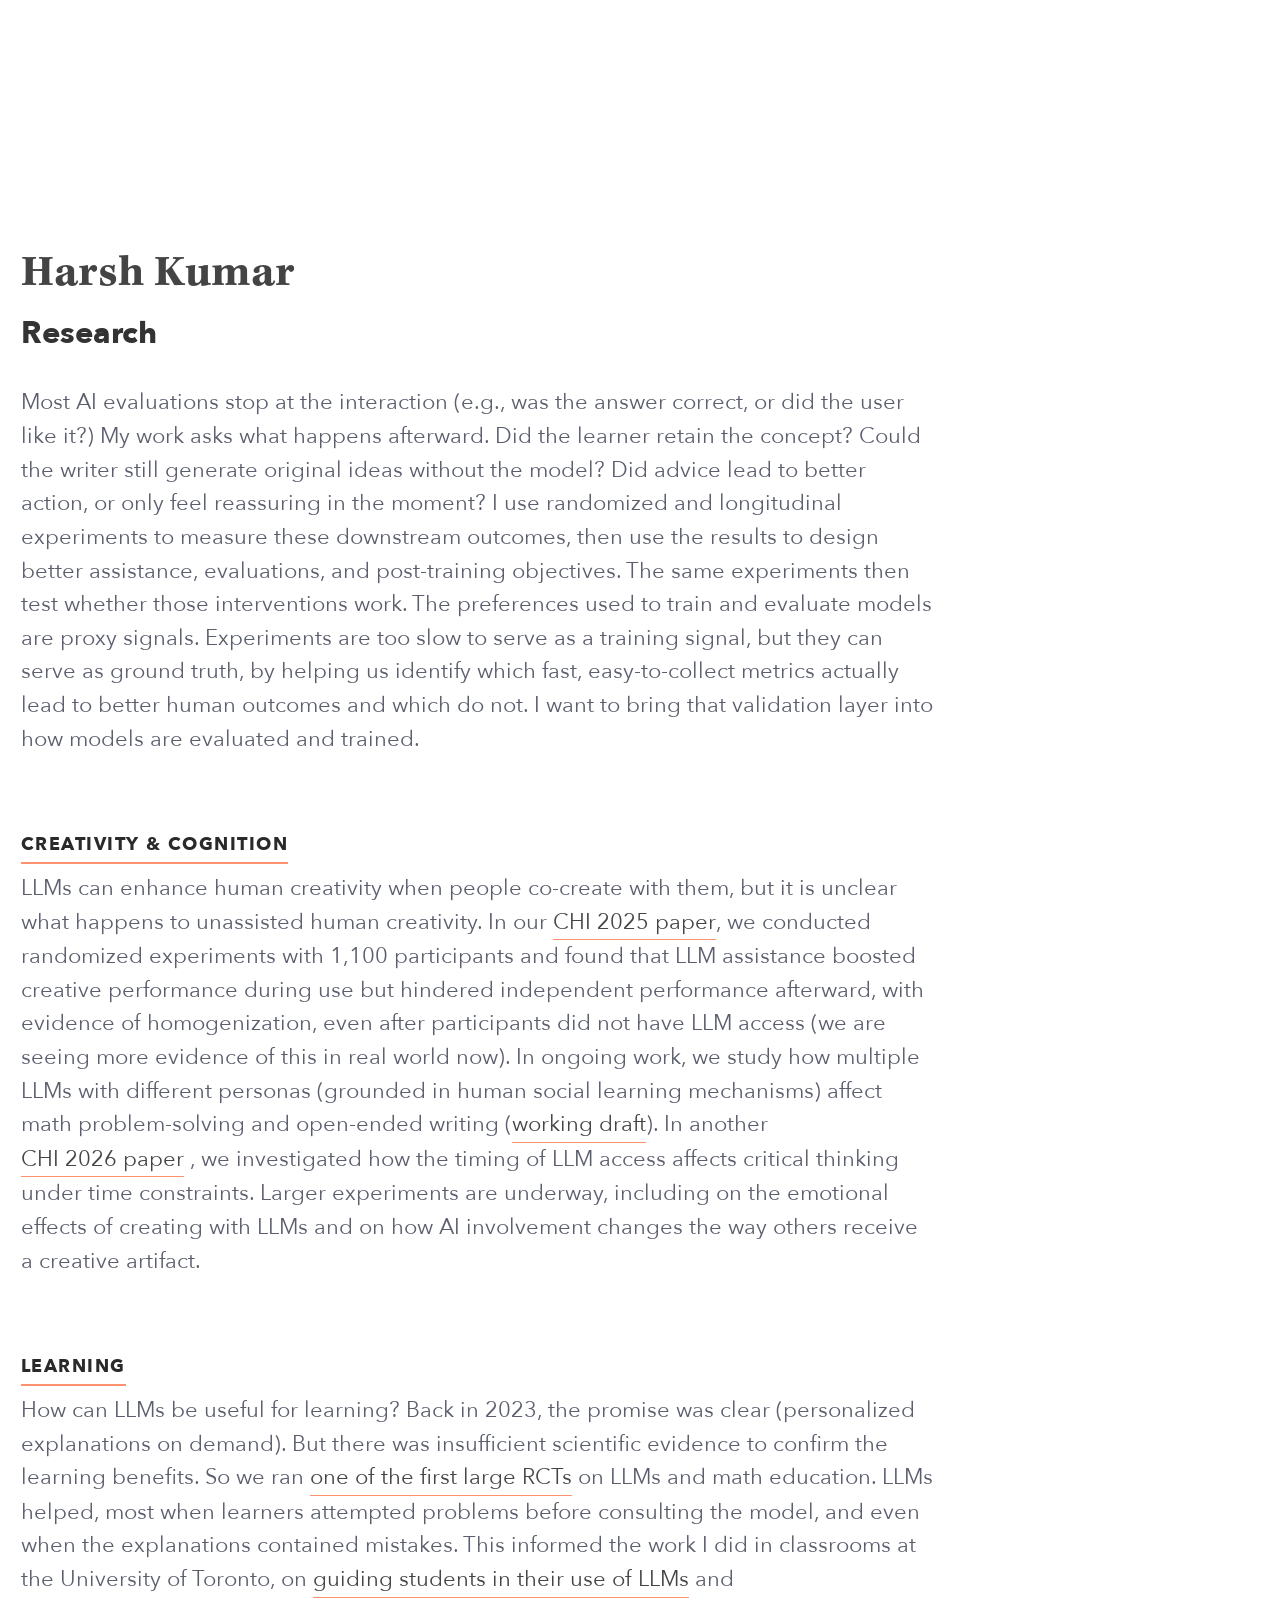
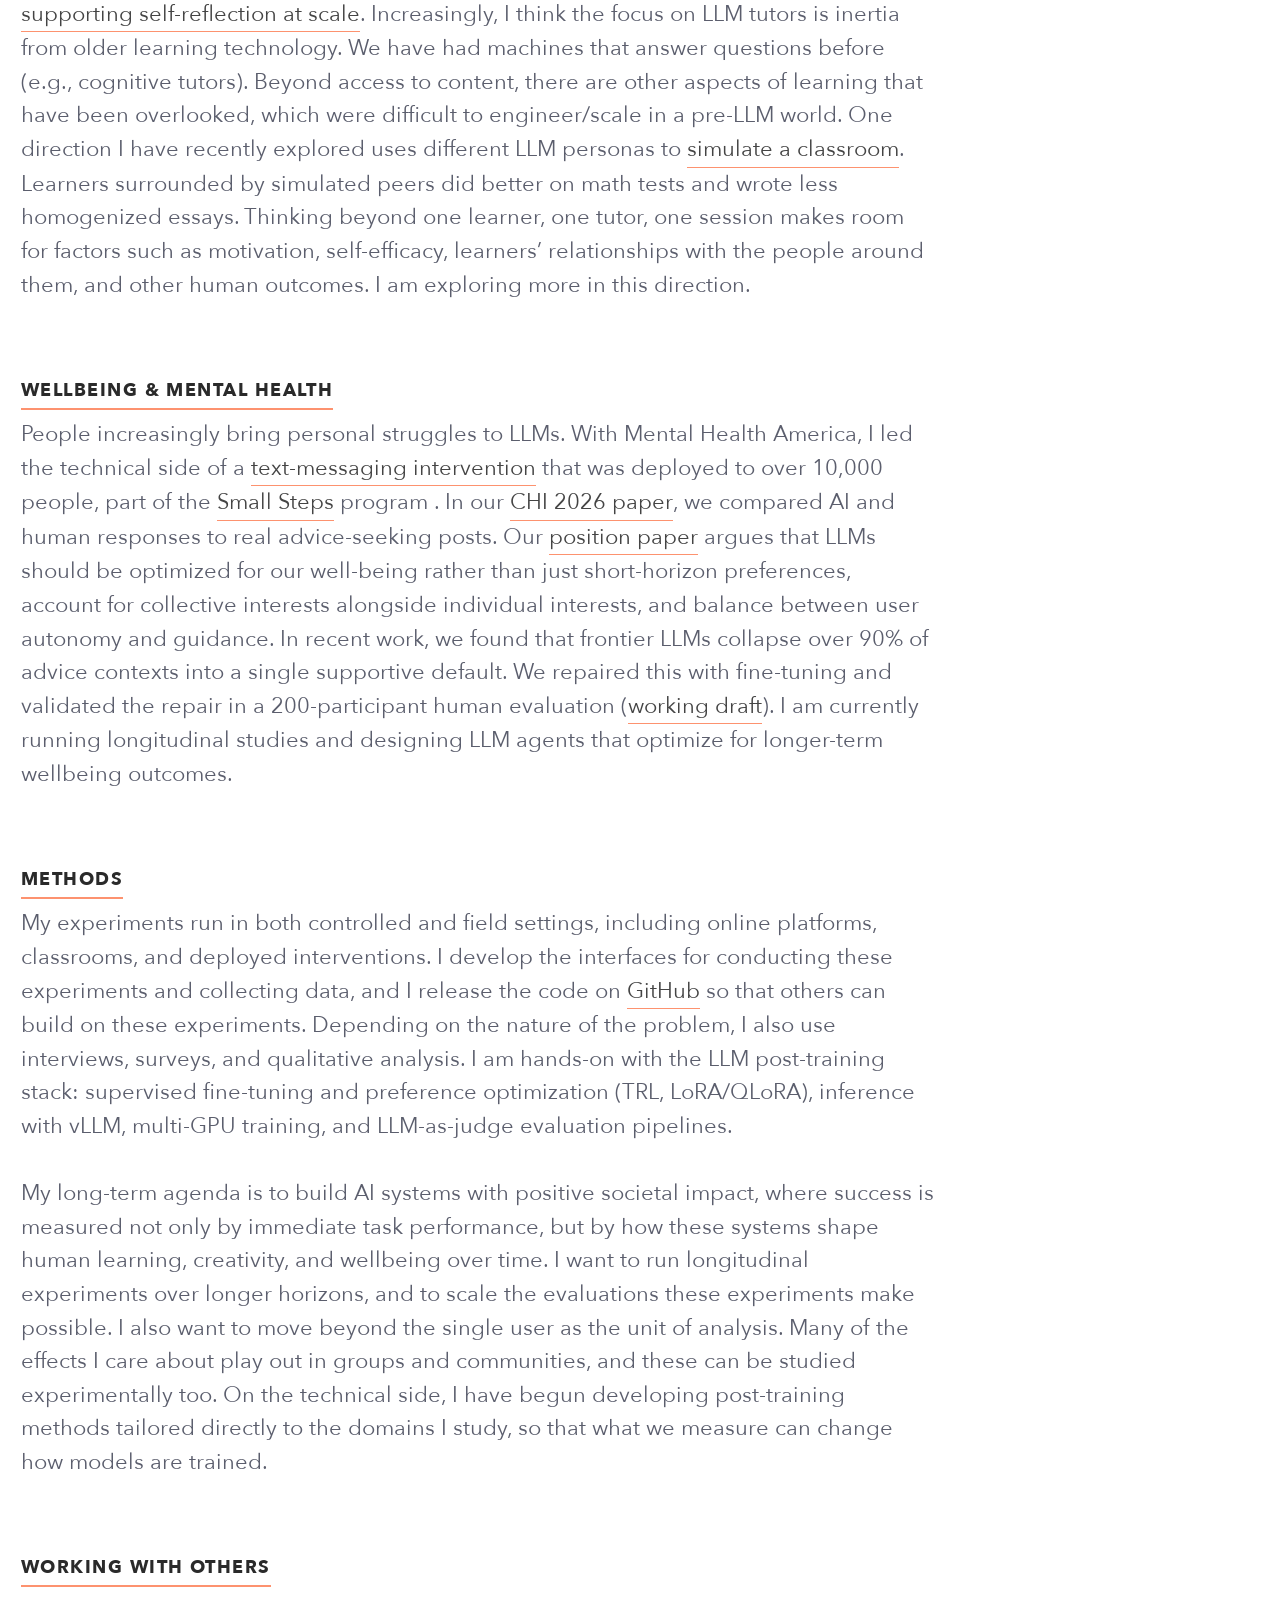
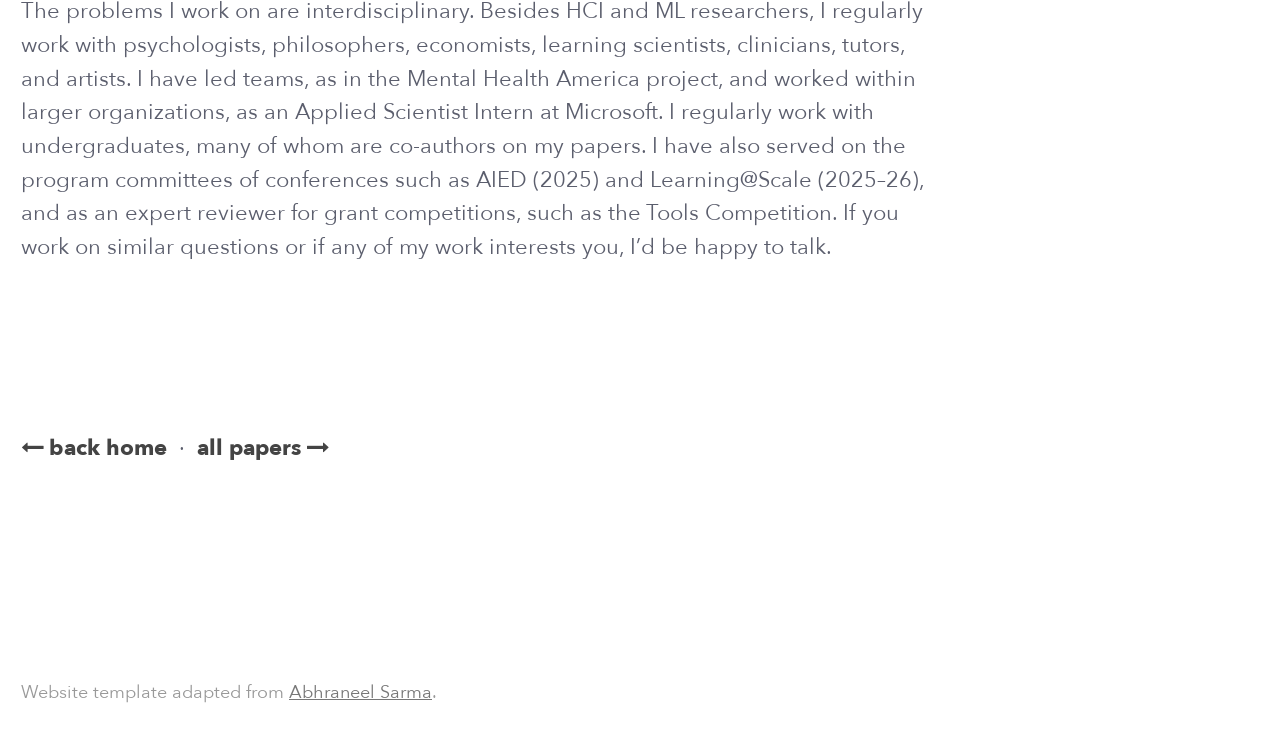
<file: research.html>
<!DOCTYPE html>
<html lang="en">

<head>
	<meta charset="utf-8">
	<meta http-equiv="X-UA-Compatible" content="IE=edge">
	<meta name="viewport" content="width=device-width, initial-scale=1">

	<title>Research // Harsh Kumar</title>
	<meta name="description" content="Research by Harsh Kumar — long-term effects of AI use on people, studied through large-scale randomized experiments.">
	<meta name="author" content="Harsh Kumar">

	<!-- Open Graph -->
	<meta property="og:type" content="website">
	<meta property="og:title" content="Research // Harsh Kumar">
	<meta property="og:description" content="Research by Harsh Kumar — long-term effects of AI use on people, studied through large-scale randomized experiments.">
	<meta property="og:url" content="https://harsh-kumar.com/research.html">
	<meta property="og:image" content="https://harsh-kumar.com/img/social-card.png">
	<meta property="og:image:width" content="1200">
	<meta property="og:image:height" content="630">

	<!-- Twitter -->
	<meta name="twitter:card" content="summary_large_image">
	<meta name="twitter:title" content="Research // Harsh Kumar">
	<meta name="twitter:description" content="Research by Harsh Kumar — long-term effects of AI use on people, studied through large-scale randomized experiments.">
	<meta name="twitter:image" content="https://harsh-kumar.com/img/social-card.png">

	<link href="https://maxcdn.bootstrapcdn.com/bootstrap/3.3.7/css/bootstrap.min.css" rel="stylesheet">
	<link href="css/custom.css" rel="stylesheet">
	<link href="https://maxcdn.bootstrapcdn.com/font-awesome/4.7.0/css/font-awesome.min.css" rel="stylesheet" type="text/css">

	<!-- Favicon -->
	<link rel="icon" href="img/favicon.svg" type="image/svg+xml">
	<link rel="icon" href="img/favicon-32.png" sizes="32x32" type="image/png">
	<link rel="apple-touch-icon" href="img/apple-touch-icon.png">

	<!-- Google tag (gtag.js) -->
	<script async src="https://www.googletagmanager.com/gtag/js?id=G-C2STP5NL3D"></script>
	<script>
		window.dataLayer = window.dataLayer || [];
		function gtag(){dataLayer.push(arguments);}
		gtag('js', new Date());
		gtag('config', 'G-C2STP5NL3D');
	</script>
</head>

<body id="page-top" class="index">
	<section id="portfolio">
		<div class="container">

			<div class="row margin-top-xl">
				<div class="col-sm-7">
					<h1><a class="page-header" href="index.html">Harsh Kumar</a></h1>
					<h2 class="section-title">Research</h2>
				</div>
			</div>

			<div class="row">
				<div class="col-sm-7">
					<div class="projects">

						<p class="margin-top-sm intro">
							Most AI evaluations stop at the interaction (e.g., was the answer correct, or did the user like it?) 
							My work asks what happens afterward. Did the learner retain the concept? 
							Could the writer still generate original ideas without the model? 
							Did advice lead to better action, or only feel reassuring in the moment? 
							I use randomized and longitudinal experiments to measure these downstream outcomes, 
							then use the results to design better assistance, evaluations, and post-training objectives.
							The same experiments then test whether those interventions work.
							The preferences used to train and evaluate models are proxy signals. 
							Experiments are too slow to serve as a training signal, but they can serve as ground truth, by
							helping us identify which fast, easy-to-collect metrics actually lead to better human outcomes and which do not.
							I want to bring that validation layer into how models are evaluated and trained.
						</p>

						<h4 class="thread-title">Creativity &amp; Cognition</h4>
						<p class="intro" style="margin-top: 0px;">
							LLMs can enhance human creativity when people co-create with them, but it is unclear
							what happens to unassisted human creativity. In our
							<a class="ref-link" href="https://arxiv.org/abs/2410.03703" target="_blank" rel="noopener">CHI 2025 paper</a>, we
							conducted randomized experiments with 1,100 participants and found that LLM
							assistance boosted creative performance during use but hindered independent
							performance afterward, with evidence of homogenization, even after participants did not have LLM access
							(we are seeing more evidence of this in real world now).
							In ongoing work, we study how multiple LLMs with different personas (grounded in human social learning mechanisms) affect math
							problem-solving and open-ended writing
							(<a class="ref-link" href="https://arxiv.org/abs/2604.02677" target="_blank" rel="noopener">working draft</a>).
							In another <a class="ref-link" href="https://dl.acm.org/doi/full/10.1145/3772318.3791796" target="_blank" rel="noopener">CHI 2026 paper</a>
							, we investigated how the timing of LLM access affects critical
							thinking under time constraints.
							Larger experiments are underway, including on the emotional effects of creating with
							LLMs and on how AI involvement changes the way others receive a creative artifact.
						</p>

						<h4 class="thread-title">Learning</h4>
						<p class="intro" style="margin-top: 0px;">
							How can LLMs be useful for learning? Back in 2023, the promise was clear (personalized explanations on demand).
							But there was insufficient scientific evidence to confirm the learning benefits. So we ran
							<a class="ref-link" href="https://aka.ms/llms-for-math" target="_blank" rel="noopener">one of the first large RCTs</a> 
							on LLMs and math education. LLMs helped, most when learners attempted problems before consulting
							the model, and even when the explanations contained mistakes. This informed
							the work I did in classrooms at the University of Toronto, on
							<a class="ref-link" href="https://arxiv.org/abs/2310.13712" target="_blank" rel="noopener">guiding students in their use of LLMs</a>
							and <a class="ref-link" href="https://arxiv.org/abs/2406.07571" target="_blank" rel="noopener">supporting self-reflection at scale</a>.
							Increasingly, I think the focus on LLM tutors is inertia from older learning
							technology. We have had machines that answer questions before (e.g., cognitive tutors). Beyond access to content,
							there are other aspects of learning that have been overlooked, which were difficult to engineer/scale in a 
							pre-LLM world. One direction I have recently explored uses different LLM personas to
							<a class="ref-link" href="https://arxiv.org/abs/2604.02677" target="_blank" rel="noopener">simulate a classroom</a>.
							Learners surrounded by simulated peers did better on math tests and wrote
							less homogenized essays. Thinking beyond one learner, one tutor, one session
							makes room for factors such as motivation, self-efficacy, learners&rsquo;
							relationships with the people around them, and other human outcomes. I am exploring more in this
							direction.
						</p>

						<h4 class="thread-title">Wellbeing &amp; Mental Health</h4>
						<p class="intro" style="margin-top: 0px;">
							People increasingly bring personal struggles to LLMs. With Mental Health America, I
							led the technical side of a
							<a class="ref-link" href="https://arxiv.org/abs/2310.18326" target="_blank" rel="noopener">text-messaging intervention</a>
							that was deployed to over 10,000 people, part of the
							<a class="ref-link" href="https://doi.org/10.1016/j.jad.2023.10.119" target="_blank" rel="noopener">Small Steps</a> program
							. In our
							<a class="ref-link" href="https://dl.acm.org/doi/10.1145/3772318.3791233" target="_blank" rel="noopener">CHI 2026 paper</a>,
							we compared AI and human responses to real advice-seeking posts. Our
							<a class="ref-link" href="https://openreview.net/pdf?id=LCsPkh2Ins" target="_blank" rel="noopener">position paper</a>
							argues that LLMs should be optimized for our well-being rather than just short-horizon
							preferences, account for collective interests alongside individual interests, and balance between user autonomy and guidance.
							In recent work, we found that frontier LLMs collapse over 90% of advice contexts into a single supportive default. We repaired this with fine-tuning and validated the repair in a 200-participant human evaluation (<a class="ref-link" href="https://arxiv.org/abs/2607.08326" target="_blank" rel="noopener">working draft</a>).
							I am currently running longitudinal studies and designing LLM agents
							that optimize for longer-term wellbeing outcomes.
						</p>

						<h4 class="thread-title">Methods</h4>
						<p class="intro" style="margin-top: 0px;">
							My experiments run in both controlled and field settings, including online platforms,
							classrooms, and deployed interventions. I develop the interfaces for conducting these experiments and collecting data,
							and I release the code on
							<a class="ref-link" href="https://github.com/harsh-kumar9" target="_blank" rel="noopener">GitHub</a> so that others
							can build on these experiments. Depending on the nature of the problem,
							I also use interviews, surveys, and qualitative analysis. I am hands-on with the LLM post-training stack:
							supervised fine-tuning and preference optimization (TRL, LoRA/QLoRA), inference with
							vLLM, multi-GPU training, and LLM-as-judge evaluation pipelines.
						</p>

						<p class="margin-top-sm intro">
							My long-term agenda is to build AI systems with positive societal impact, where
							success is measured not only by immediate task performance, but by how these systems
							shape human learning, creativity, and wellbeing over time. I want to run longitudinal experiments over longer horizons,
							and to scale the evaluations these experiments make possible. I also want to move
							beyond the single user as the unit of analysis. Many of the effects I care about
							play out in groups and communities, and these can be studied experimentally too.
							On the technical side, I have begun developing post-training methods tailored directly
							to the domains I study, so that what we measure can change how models are trained.
						</p>

						<h4 class="thread-title">Working with others</h4>
						<p class="intro" style="margin-top: 0px;">
							The problems I work on are interdisciplinary. Besides HCI and ML researchers, I regularly
							work with psychologists, philosophers, economists, learning scientists, clinicians,
							tutors, and artists. I have led teams, as
							in the Mental Health America project, and worked within larger organizations, as an
							Applied Scientist Intern at Microsoft. I regularly work with undergraduates, many of
							whom are co-authors on my papers. I have also served on the program committees of conferences such as
							AIED (2025) and Learning@Scale (2025&ndash;26), and as an expert reviewer for grant competitions, such as the
							Tools Competition. If you work on similar questions or if any of my work interests you, I&rsquo;d be happy to talk.
						</p>

					</div>
				</div>
			</div>

			<div class="row">
				<div class="col-sm-7 margin-top-lg margin-btm-lg">
					<p class="intro"><a class="cv" href="index.html"><i class="fa fa-long-arrow-left" aria-hidden="true"></i> back home</a>
					&nbsp;&middot;&nbsp;
					<a class="cv" href="papers.html">all papers <i class="fa fa-long-arrow-right" aria-hidden="true"></i></a></p>
				</div>
			</div>

			<div class="row">
				<div class="col-sm-7">
					<p class="template-credit">Website template adapted from <a href="https://github.com/abhsarma/abhsarma.github.io" target="_blank">Abhraneel Sarma</a>.</p>
				</div>
			</div>

		</div>
	</section>
</body>
</html>
</file>
<file: css/custom.css>
@font-face {
	font-family: kepler-b;
	src: url(kepler-std/KeplerStd-BoldCapt.otf);
}

@font-face {
	font-family: kepler-bb;
	src: url(kepler-std/KeplerStd-BoldCapt.otf);
}

@font-face {
	font-family: AvenirNext-Bold;
	src: url(avenir/AvenirNext-Bold-01.ttf);
}

@font-face {
	font-family: AvenirNext-DemiBold;
	src: url(avenir/AvenirNext-DemiBold-03.ttf);
}

@font-face {
	font-family: AvenirNext-Medium;
	src: url(avenir/AvenirNext-Medium-06.ttf);
}

@font-face {
	font-family: AvenirNext-Regular;
	src: url(avenir/AvenirNext-Regular-08.ttf);
}

/* declaration end */

body {
	overflow-x: hidden;
}

.mockup-container {
	max-width: 420px !important;
	margin: auto !important;
}

.dp {
	width: 100%;
}

@media (max-width: 767px) {
    .dp {
    	width: 50%;
    	margin-top: -96px;
    	margin-bottom: 64px;
    }
}

/*
============================
	START OF TEXT CLASSES		 
============================
*/

/* Primary header */
h1{
	font-size: 32px;
	font-family: 'kepler-b', serif;
	color: #2a2a2a;
}

/* Header on project pages wpost-scroll-down */
h1.text-shrink{
	-webkit-transition: all 0.5s ease;
	transition: all 0.5s ease;
	font-size: 21px;
	line-height: 40px;
	margin: 12px 0px 12px 0px;
}

/* Text in project banners */
h2.title {
	font-family: 'kepler-b', serif;
	font-size: 90px;
	line-height: 0.8;
	margin-top: 24px;
}

h2.small-title {
	font-family: 'kepler-b', serif;
	line-height: 0.8;
	margin-top: 0px;
}

@media (max-width: 1002px) {
    h2 {
		font-family: 'kepler-b', serif;
		font-size: 5em;
		line-height: 0.8;
		margin-top: 0px;
	}
}

h2.section-title {
	font-family: 'AvenirNext-Bold', serif;
	display: inline;
	font-size: 1.6em;
	line-height: 1.2;
}

h2.section-title span {
	background-color: #FD926F;
	padding: 4px 0px;
}

/* Section headers in project pages*/
h3 {
	font-family: 'AvenirNext-DemiBold', sans-serif;
	font-size: 30px;
	color: #444;
}

/* Default heading text size */
h4{
	font-size: 1.25em;
	font-family: 'AvenirNext-DemiBold', sans-serif;
}


h4.thesis-caption{
	font-size: 1.6em;
    font-family: 'AvenirNext-DemiBold', sans-serif;
    color: #909090;
}

h6 {
	font-family: 'AvenirNext-DemiBold', sans-serif;
	font-size: 1.1em;
	line-height: 1.15;
	margin-bottom: 12px;
	color: #444;
}

h6.project-subtitle{
	font-family: 'AvenirNext-Regular', sans-serif;
	/*font-size: 1em;*/
	line-height: 1.15;
	color: #5b5e6d;
}

/* Project Page details sub-headers*/
.project-details{
	color: #2f9ba0 !important;
}

h6.highlight-header {
	font-family: 'kepler-bb';
	font-size: 21px;
	line-height: 24px;
}

p {
	font-family: 'AvenirNext-Regular', sans-serif;
	color: #5b5e6d;
	font-size: 16px;
	line-height: 1.5;
}

/* Landing page bio text */
p.intro {
	color: #5b5e6d;
	font-family: 'AvenirNext-Regular', sans-serif;
	font-size: 16px;
	line-height: 1.5;
	margin: 16px 0px 24px 0px;
}

p.highlight {
	font-family: 'AvenirNext-Medium', sans-serif;
	color: #2a2a2a;
	font-size: 18px;
	line-height: 21px;
}

p.img-caption{
	font-size: 14px;
	line-height: 16px;
	padding: 0px 32px;
}

/* Footer text */
p.footer-text{
	margin-top: 24px;
	font-weight: 500;
	color: #111;
	font-size: 18px;
}

/* List Style Class*/
ul.body-text{
	list-style-type: circle;
	color: #444;
	font-family: 'AvenirNext-Regular', sans-serif;
	color: #444;
	font-size: 16px;
	line-height: 1.5;
	padding-left: 20px;
}

ul.body-text > li {
	margin: 12px 0px;
}

span.quoted {
	font-style: italic;
	color: #666666;
}

span.highlight {
	color: #FF9E2B;
}

span.links {
	font-size: 16px;
	line-height: 1.5;
	font-family: 'AvenirNext-Regular', sans-serif;
}

/*
For publications
*/

span.paper-title{
	font-family: 'AvenirNext-DemiBold', sans-serif;
	font-size: 16px;
	line-height: 1.5;
}

span.authors{
	font-size: 16px;
	line-height: 1.5;
	font-family: 'AvenirNext-Regular', sans-serif;
}

span.paper-details{
	font-size: 14px;
	line-height: 16px;
	color: #444;
	font-family: 'AvenirNext-Medium', sans-serif;
}

span.paper-award {
	color: #e76f51;
	font-family: 'AvenirNext-Bold', sans-serif;
}

span.self {
	font-family: 'AvenirNext-Regular', sans-serif;
	text-decoration: underline;
}

b {
	font-family: 'AvenirNext-DemiBold', sans-serif;
}

/*
============================
	END OF TEXT CLASSES		 
============================
*/


/*
============================
	START OF TEXT STYLES		 
============================
*/

.uppercase{
	text-transform: uppercase;
}

.text-dark{
	color: #444 !important;
}

.text-dark {
	color: #444 !important;
}

/*
============================
	END OF TEXT STYLES		 
============================
*/


/*
==================================
	START OF HYPERLINK CLASSES		 
==================================
*/

a{
	color: #444;
	display: inline-block;
	text-decoration: none;
}

a:hover,
a:focus,
a:active
 {
	text-decoration: none;
	color: #FD926F;
}

a.header-link {
	text-decoration: none;
	font-family: 'AvenirNext-Bold', sans-serif !important;
	font-weight: 700;
	color: #444;
}

.header-link:hover,
.header-link:focus,
.header-link:active {
	color: #FD926F;
}

.cv{
	font-size: 16px !important;
	font-family: 'AvenirNext-Bold', sans-serif;
	/*margin-top: 24px !important;*/
}

.cv:hover,
.cv:focus,
.cv:active
 {
	color: #FD926F;
}


a.quick-links{
	text-transform: uppercase;
	line-height: 40px;
	-webkit-transition: all 0.5s ease;
	transition: all 0.5s ease;
}

a.quick-links:hover,
a.quick-links:focus,
a.quick-links:active {
	text-decoration: none;
	color: #FD926F;
}

a.quick-links-current{
	text-transform: uppercase;
	font-weight: 600 !important;
	color: #FD926F;
	margin-bottom: 0px;
	line-height: 40px;
}

a.quick-links-current:hover,
a.quick-links-current:focus,
a.quick-links-current:active {
	text-decoration: none;
}

a.page-header{
	margin: 0px;
	padding: 0px !important;
	border: none;
}

a.page-header:hover,
a.page-header:focus,
a.page-header:active {
	text-decoration: none;
}

a.ref-link {
	font-weight: 400;
	line-height: 24px;
	border-bottom: 1px #FD926F solid;
}

a.ref-link:hover,
a.ref-link:focus,
a.ref-link:active
 {
 	text-decoration: none;
	color: #FD926F;
}

/*
==================================
	END OF HYPERLINK CLASSES		 
==================================
*/


/* Circle class - Social Media Icons*/
.circle{
	border-style: solid;
	border-width: 1pt;
	border-color: #FD926F;
	border-radius: 50%;
	width: 32px;
	height: 32px;
}

.social-icons{
	text-align: center;
	color: #FD926F;
	position: relative;
	top: -4px;
	margin-right: 12px;
	/*margin: 16px;*/
}

.circle:hover{
	background-color: #FD926F;
	border-color: #FD926F;
	color: #fff;
}

.fa.tiny {
	width: 32px;
	height: 32px;
	line-height: 32px;
}


/*
==================================
	START OF NAVBAR CLASSES		 
==================================
*/

.nav-fix-top {
	position: fixed !important;
	width: 100%;
	z-index: 999;
	left: 0px !important;
}

.navbar{
	border: 0px;
	margin: 0px;
	background: white;
	-webkit-transition: all 0.5s ease;
	transition: all 0.5s ease;
}

div.hr {
	background: #fff  no-repeat scroll center;
	height: 56px;
	-webkit-transition: all 0.5s ease;
	transition: all 0.5s ease;
}

hr.underline {
	margin: 0px !important;
	border: 2px solid #7BCDD1 !important;
	width: 180px;
	float: left;
	display: block;
}

div.header-shrink{
	height: 40px;
	margin: 12px 0px;
}

div.current-page{
	text-align: center;
	display: inline-block;
}

div.nav-page-tabs{
	-webkit-transition: all 0.5s ease;
	width: 100%;
	max-height: 40px;
	display: inline-block;
	transition: all 0.5s ease;
	text-align: center;
}

/*
==================================
	END OF NAVBAR CLASSES		 
==================================
*/

/* Page Footer */
div.page-footer{
	padding: 64px 0px;
	background-color: #f6f6f6;
}

/*
==============================================
	LANDING PAGE PROJECT IMAGE THUMBNAILS		 
==============================================
*/
div.cover-text-placeholder{
	margin: auto;
	padding: 60px 0px 32px 0px;
	z-index: 99;
	opacity: 1;
}

.cover{
	padding-left: 0px;
	padding-right: 0px;
	margin-top: 144px;
}


/*
================================
	START OF MARGIN CLASSES
================================
*/
.nomargin {
	margin-top: 0px !important;
	margin-bottom: 0px !important;
}

.nomargin-top {
	margin-top: 0px !important;
}

.nomargin-side {
	margin-left: 0px !important;
	margin-right: 0px !important;
}

.center-align {
	margin-left: auto !important;
	margin-right: auto !important;
}

.margin-top-xs {
	margin-top: 12px !important;
}

.margin-btm-xs {
	margin-bottom: 12px !important;
}

.margin-top-sm {
	margin-top: 24px !important;
}

.margin-btm-sm {
	margin-bottom: 24px !important;
}

.margin-sm {
	margin-top: 24px !important;
	margin-bottom: 24px !important;
}

.margin-top-md {
	margin-top: 48px !important;
}

.margin-btm-md {
	margin-bottom: 48px !important;
}

.margin-top-lmd {
	margin-top: 60px !important;
}

.margin-btm-lmd {
	margin-bottom: 60px !important;
}

.margin-top-lg {
	margin-top: 80px !important;
}

.margin-btm-lg {
	margin-bottom: 80px !important;
}

.margin-top-xl {
	margin-top: 160px !important;
}

.padding-md {
	padding: 15px !important;
}

.margin-xs-shrink {
	margin-top: 1px !important;
}

.margin-cover {
	margin-top: 180px;
}

/*
================================
	END OF MARGIN CLASSES
================================
*/
/*
==================================
	SITE ADDITIONS (Harsh)
==================================
*/

/* Slightly larger default rendering (~10%) */
body {
	zoom: 1.4;
}

/* News list */
ul.news {
	list-style: none;
	padding-left: 0px;
	margin-top: 16px;
}
ul.news > li {
	font-family: 'AvenirNext-Regular', sans-serif;
	color: #5b5e6d;
	font-size: 16px;
	line-height: 1.5;
	margin: 10px 0px;
}
span.news-date {
	font-family: 'AvenirNext-DemiBold', sans-serif;
	color: #2a2a2a;
}

/* Research thread sub-headings */
h4.thread-title {
	font-family: 'AvenirNext-Bold', sans-serif;
	color: #2a2a2a;
	font-size: 13px;
	text-transform: uppercase;
	letter-spacing: 0.08em;
	display: inline-block;
	padding-bottom: 5px;
	border-bottom: 2px solid #FD926F;
	margin: 32px 0px 6px 0px;
}

/* Paper type tag (preprint, workshop, ...) */
span.paper-type {
	font-family: 'AvenirNext-Medium', sans-serif;
	color: #909090;
	font-size: 14px;
	text-transform: uppercase;
	letter-spacing: 0.03em;
}

/* Notes under selected papers */
p.annotation {
	font-family: 'AvenirNext-Regular', sans-serif;
	font-size: 14px;
	line-height: 1.45;
	color: #909090;
	margin: 4px 0px 0px 0px;
}

/* Template credit footer */
p.template-credit {
	font-family: 'AvenirNext-Regular', sans-serif;
	font-size: 13px;
	color: #999;
	margin: 48px 0px 24px 0px;
}
p.template-credit a {
	color: #777;
	text-decoration: underline;
}

/* Current-focus callout on index */
div.focus-box {
	border: 1.5px solid #FD926F;
	border-radius: 6px;
	padding: 4px 22px;
	margin: 8px 0px 24px 0px;
}

div.focus-box p.intro {
	margin: 14px 0px;
	color: #3f4250;
}

@media (max-width: 767px) {
	div.focus-box {
		padding: 2px 16px;
	}
}
</file>
